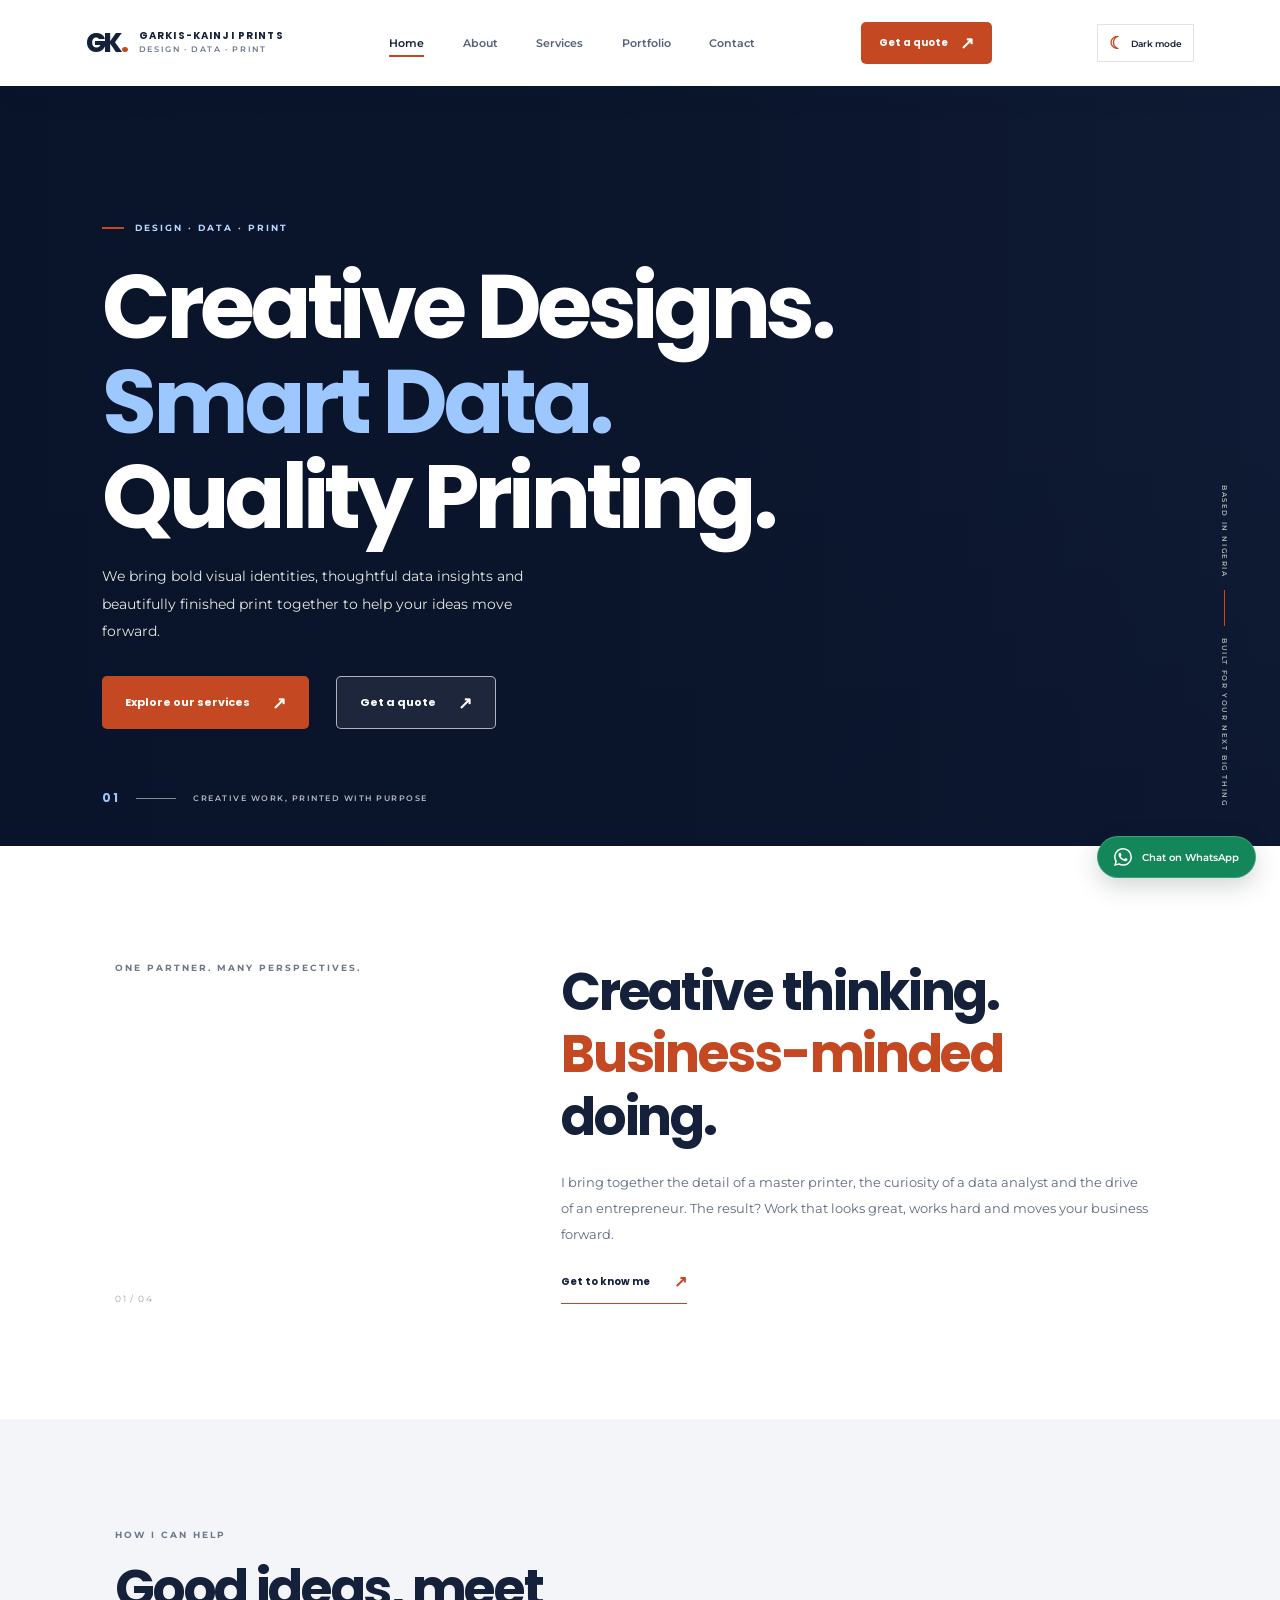
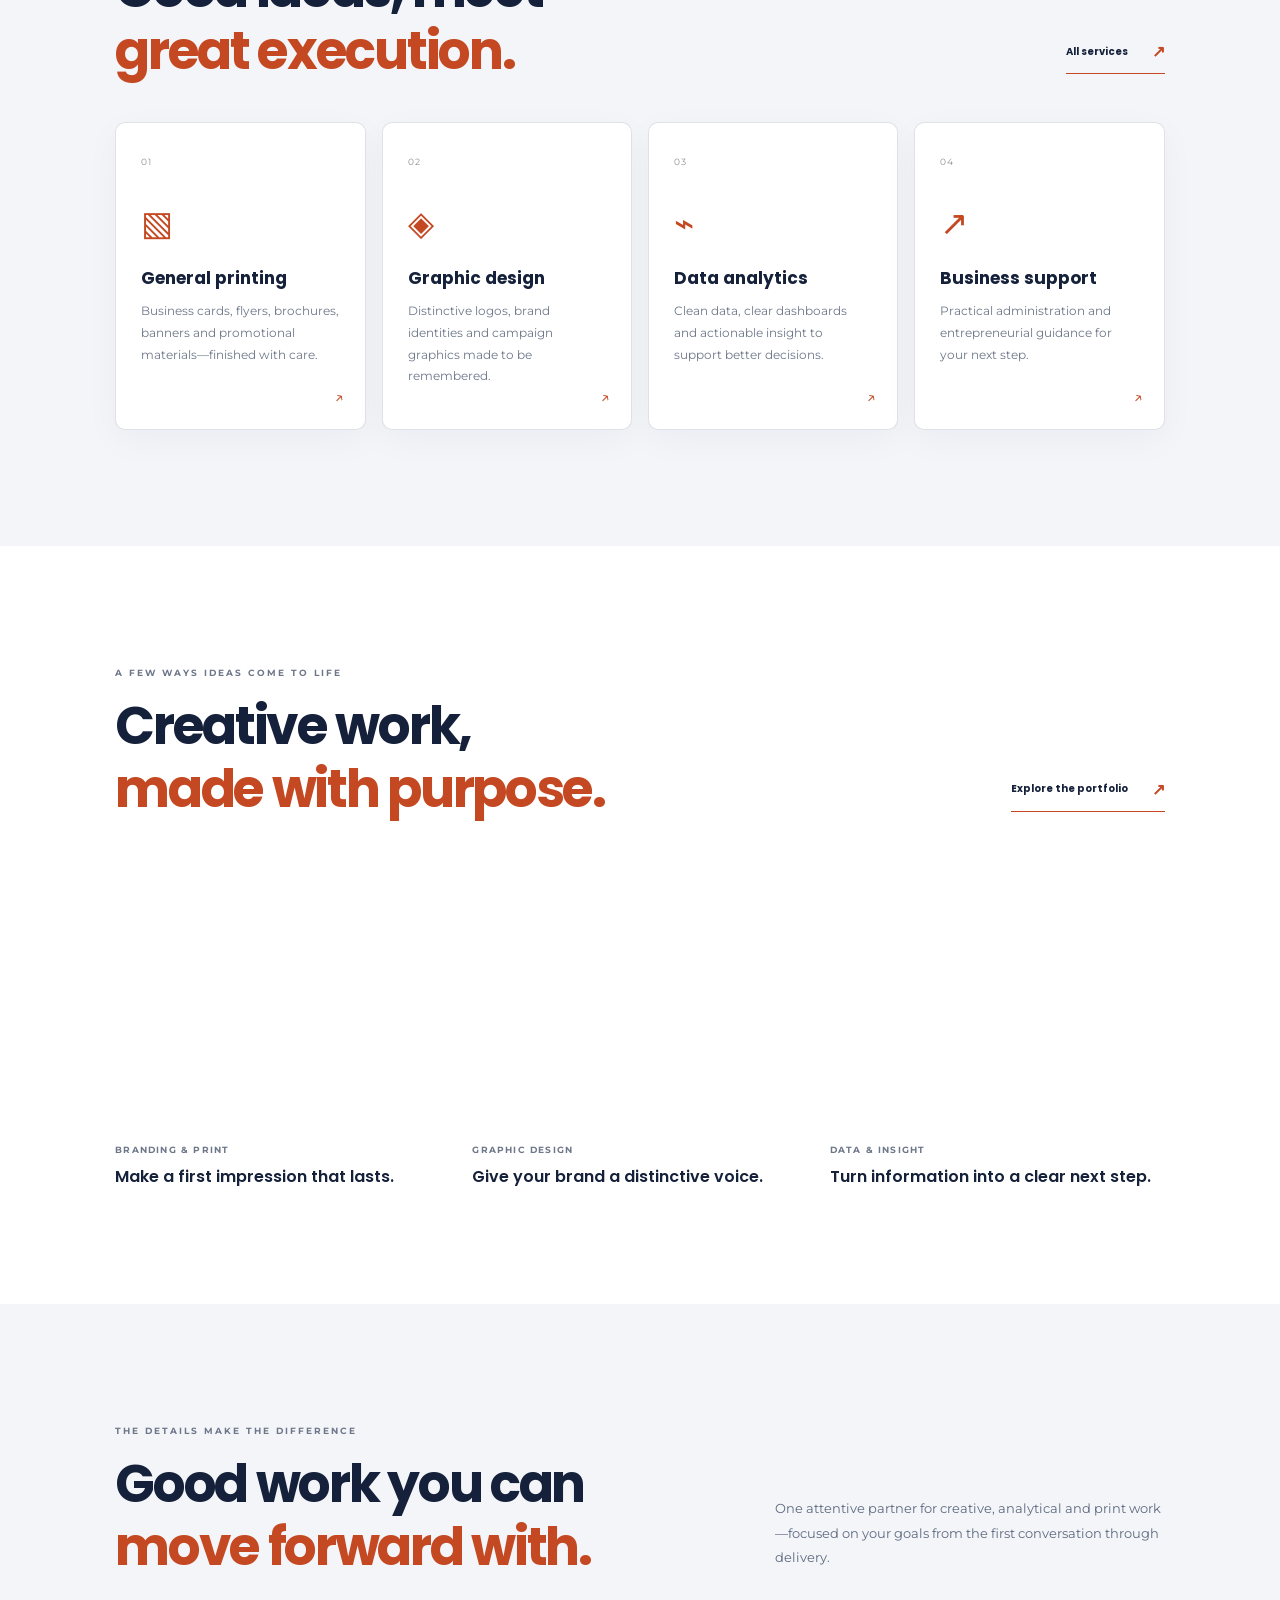
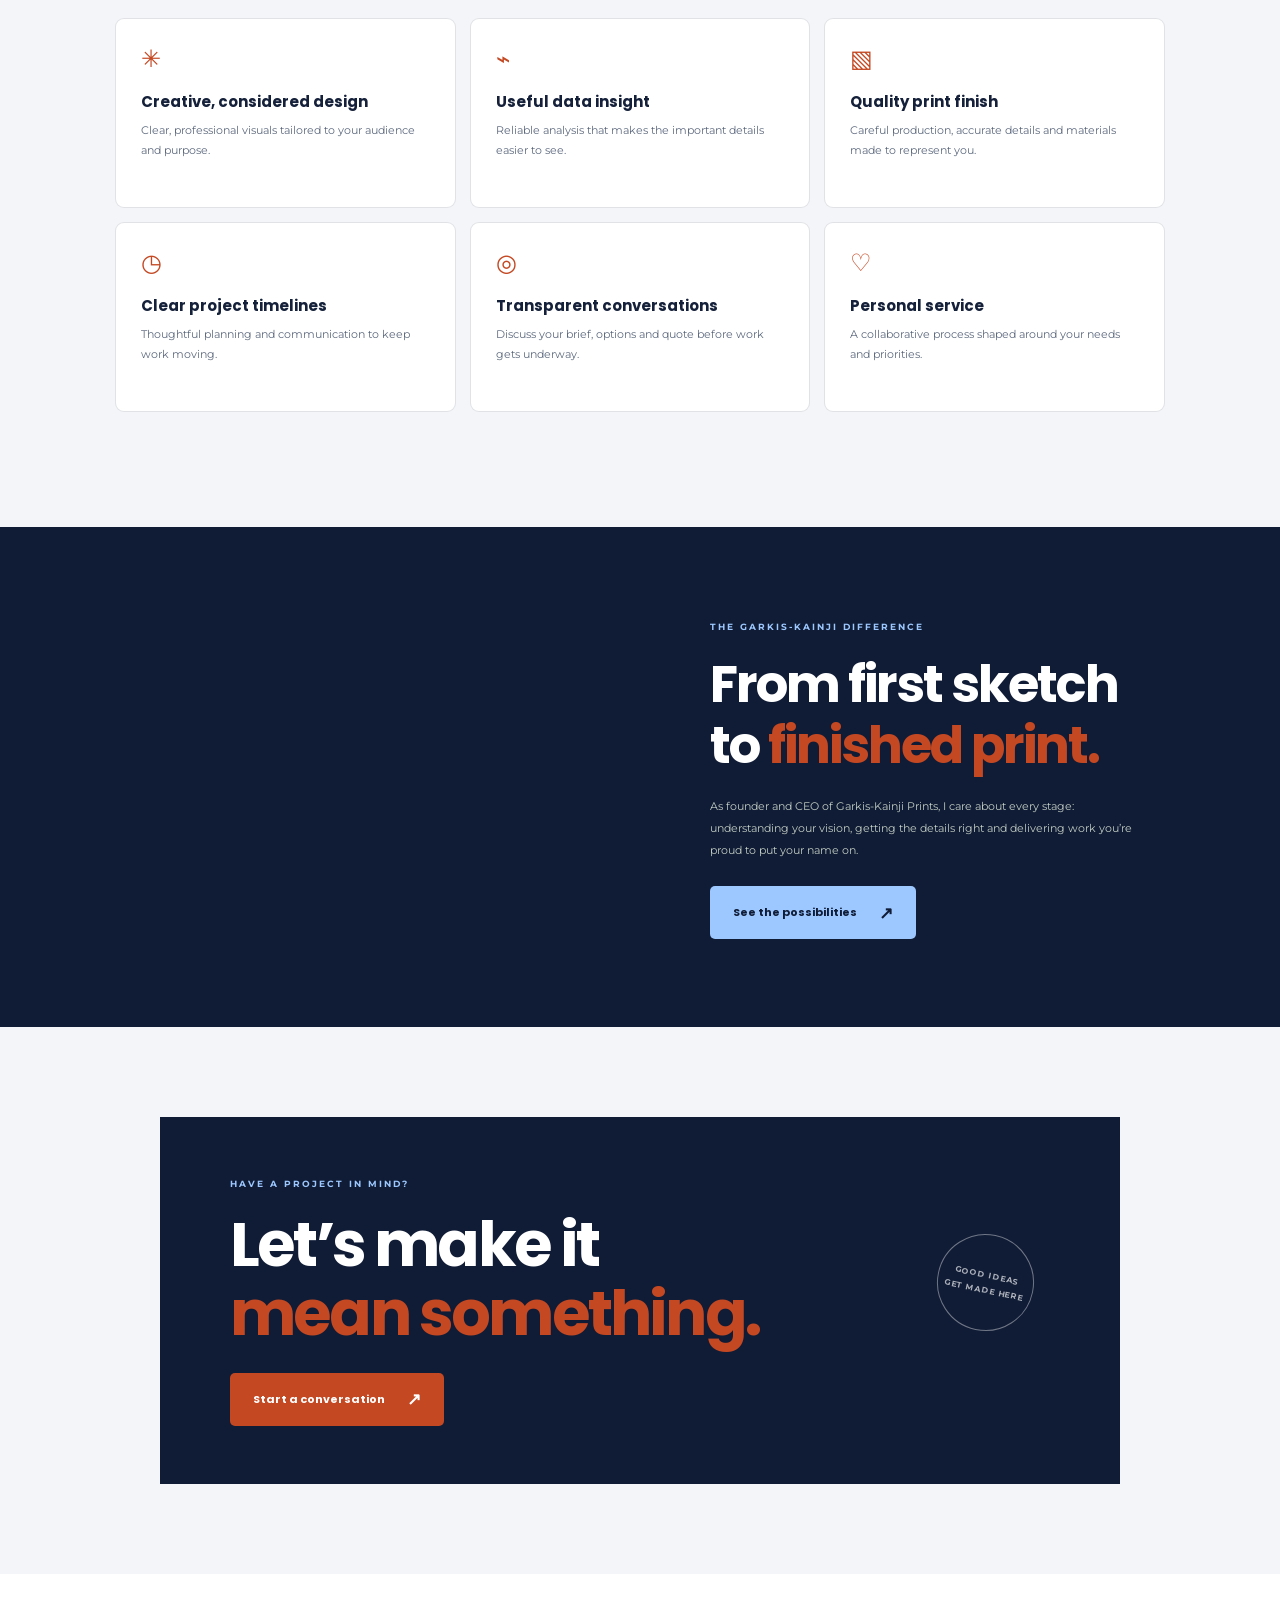
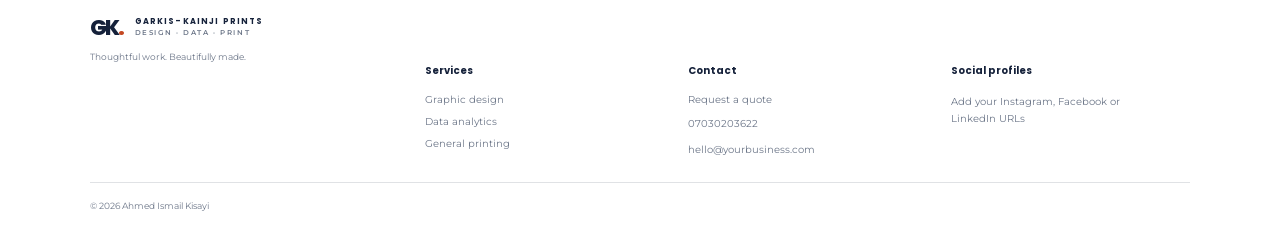
<file: index.html>
<!doctype html>
<html lang="en">
<head>
  <meta charset="utf-8">
  <meta name="viewport" content="width=device-width, initial-scale=1">
  <meta name="theme-color" content="#101c36">
  <meta name="description" content="Creative design, practical data analytics and quality printing from Garkis-Kainji Prints. Bring your next idea to life with Ahmed Ismail Kisayi.">
  <meta name="keywords" content="graphic design, data analytics, printing, branding, Garkis-Kainji Prints">
  <title>Garkis-Kainji Prints | Design, Data & Printing</title>
  <link rel="preconnect" href="https://fonts.googleapis.com">
  <link rel="preconnect" href="https://fonts.gstatic.com" crossorigin>
  <link href="https://fonts.googleapis.com/css2?family=Montserrat:wght@400;500;600;700;800&family=Poppins:wght@400;500;600;700;800&display=swap" rel="stylesheet">
  <link rel="stylesheet" href="styles.css">
  <script src="script.js" defer></script>
</head>
<body data-page="home">
  <header class="site-header">
    <a class="brand" href="index.html" aria-label="Garkis-Kainji Prints home"><span class="brand-mark">GK<span>.</span></span><span class="brand-name">GARKIS-KAINJI PRINTS<small>DESIGN · DATA · PRINT</small></span></a>
    <button class="menu-toggle" aria-label="Open navigation" aria-expanded="false"><span></span><span></span></button>
    <nav class="main-nav" aria-label="Main navigation">
      <a class="active" href="index.html">Home</a><a href="about.html">About</a><a href="services.html">Services</a><a href="portfolio.html">Portfolio</a><a href="contact.html">Contact</a>
    </nav>
    <button class="button button-small header-cta" data-open-contact>Get a quote <span>↗</span></button>
    <button class="theme-toggle" type="button" aria-label="Switch to dark mode" title="Switch to dark mode"><span class="theme-toggle-icon" aria-hidden="true">☾</span><span class="theme-toggle-label">Dark mode</span></button>
  </header>
  <main>
    <section class="hero">
      <div class="hero-slides" aria-hidden="true">
        <div class="hero-slide is-active" style="background-image:url('https://images.unsplash.com/photo-1504274066651-8d31a536b11a?auto=format&fit=crop&w=2000&q=85')"></div>
        <div class="hero-slide" style="background-image:url('https://images.unsplash.com/photo-1544816155-12df9643f363?auto=format&fit=crop&w=2000&q=85')"></div>
        <div class="hero-slide" style="background-image:url('https://images.unsplash.com/photo-1611532736597-de2d4265fba3?auto=format&fit=crop&w=2000&q=85')"></div>
      </div>
      <div class="hero-shade"></div>
      <div class="hero-content">
        <p class="eyebrow hero-eyebrow"><span></span> DESIGN · DATA · PRINT</p>
        <h1>Creative Designs.<br><em>Smart Data.</em><br>Quality Printing.</h1>
        <p class="hero-copy">We bring bold visual identities, thoughtful data insights and beautifully finished print together to help your ideas move forward.</p>
        <div class="hero-actions"><a class="button" href="services.html">Explore our services <span>↗</span></a><button class="button button-outline" data-open-contact>Get a quote <span>↗</span></button></div>
        <div class="hero-index"><span class="slide-count">01</span><span class="slide-rule"></span><span>CREATIVE WORK, PRINTED WITH PURPOSE</span></div>
      </div>
      <div class="hero-aside"><span>BASED IN NIGERIA</span><span class="aside-line"></span><span>BUILT FOR YOUR NEXT BIG THING</span></div>
    </section>
    <section class="intro section-pad">
      <div class="intro-label reveal"><span class="eyebrow">ONE PARTNER. MANY PERSPECTIVES.</span><span class="section-number">01 / 04</span></div>
      <div class="intro-main reveal"><h2>Creative thinking.<br><em>Business-minded</em> doing.</h2><p>I bring together the detail of a master printer, the curiosity of a data analyst and the drive of an entrepreneur. The result? Work that looks great, works hard and moves your business forward.</p><a class="inline-link" href="about.html">Get to know me <span>↗</span></a></div>
    </section>
    <section class="services-preview section-pad">
      <div class="section-heading reveal"><div><span class="eyebrow">HOW I CAN HELP</span><h2>Good ideas, meet<br><em>great execution.</em></h2></div><a class="inline-link" href="services.html">All services <span>↗</span></a></div>
      <div class="service-grid">
        <a class="service-card reveal" href="services.html#printing"><span class="service-no">01</span><span class="service-icon" aria-hidden="true">▧</span><h3>General printing</h3><p>Business cards, flyers, brochures, banners and promotional materials—finished with care.</p><span class="card-arrow">↗</span></a>
        <a class="service-card reveal" href="services.html#design"><span class="service-no">02</span><span class="service-icon" aria-hidden="true">◈</span><h3>Graphic design</h3><p>Distinctive logos, brand identities and campaign graphics made to be remembered.</p><span class="card-arrow">↗</span></a>
        <a class="service-card reveal" href="services.html#data"><span class="service-no">03</span><span class="service-icon" aria-hidden="true">⌁</span><h3>Data analytics</h3><p>Clean data, clear dashboards and actionable insight to support better decisions.</p><span class="card-arrow">↗</span></a>
        <a class="service-card reveal" href="services.html#business"><span class="service-no">04</span><span class="service-icon">↗</span><h3>Business support</h3><p>Practical administration and entrepreneurial guidance for your next step.</p><span class="card-arrow">↗</span></a>
      </div>
    </section>
    <section class="home-portfolio section-pad">
      <div class="section-heading reveal"><div><span class="eyebrow">A FEW WAYS IDEAS COME TO LIFE</span><h2>Creative work,<br><em>made with purpose.</em></h2></div><a class="inline-link" href="portfolio.html">Explore the portfolio <span>↗</span></a></div>
      <div class="home-work-grid">
        <a class="home-work-card reveal" href="portfolio.html"><span class="home-work-image work-one" role="img" aria-label="Colorful graphic design and printed materials"></span><span class="home-work-label">BRANDING & PRINT</span><strong>Make a first impression that lasts.</strong></a>
        <a class="home-work-card reveal" href="portfolio.html"><span class="home-work-image work-three" role="img" aria-label="Creative visual identity and design project"></span><span class="home-work-label">GRAPHIC DESIGN</span><strong>Give your brand a distinctive voice.</strong></a>
        <a class="home-work-card reveal" href="portfolio.html"><span class="home-work-image data-work" role="img" aria-label="Analytics dashboard with business data visualizations"></span><span class="home-work-label">DATA & INSIGHT</span><strong>Turn information into a clear next step.</strong></a>
      </div>
    </section>
    <section class="why-choose section-pad">
      <div class="section-heading reveal"><div><span class="eyebrow">THE DETAILS MAKE THE DIFFERENCE</span><h2>Good work you can<br><em>move forward with.</em></h2></div><p>One attentive partner for creative, analytical and print work—focused on your goals from the first conversation through delivery.</p></div>
      <div class="benefit-grid">
        <article class="benefit-card reveal"><span aria-hidden="true">✳</span><h3>Creative, considered design</h3><p>Clear, professional visuals tailored to your audience and purpose.</p></article>
        <article class="benefit-card reveal"><span aria-hidden="true">⌁</span><h3>Useful data insight</h3><p>Reliable analysis that makes the important details easier to see.</p></article>
        <article class="benefit-card reveal"><span aria-hidden="true">▧</span><h3>Quality print finish</h3><p>Careful production, accurate details and materials made to represent you.</p></article>
        <article class="benefit-card reveal"><span aria-hidden="true">◷</span><h3>Clear project timelines</h3><p>Thoughtful planning and communication to keep work moving.</p></article>
        <article class="benefit-card reveal"><span aria-hidden="true">◎</span><h3>Transparent conversations</h3><p>Discuss your brief, options and quote before work gets underway.</p></article>
        <article class="benefit-card reveal"><span aria-hidden="true">♡</span><h3>Personal service</h3><p>A collaborative process shaped around your needs and priorities.</p></article>
      </div>
    </section>
    <section class="feature-band">
      <div class="feature-photo" role="img" aria-label="Creative workspace with printed materials"></div>
      <div class="feature-copy reveal"><span class="eyebrow">THE GARKIS-KAINJI DIFFERENCE</span><h2>From first sketch<br>to <em>finished print.</em></h2><p>As founder and CEO of Garkis-Kainji Prints, I care about every stage: understanding your vision, getting the details right and delivering work you’re proud to put your name on.</p><a class="button button-light" href="portfolio.html">See the possibilities <span>↗</span></a></div>
    </section>
    <section class="closing-cta section-pad">
      <div class="closing-inner reveal"><span class="eyebrow">HAVE A PROJECT IN MIND?</span><h2>Let’s make it<br><em>mean something.</em></h2><button class="button" data-open-contact>Start a conversation <span>↗</span></button><span class="closing-stamp">GOOD IDEAS<br>GET MADE HERE</span></div>
    </section>
  </main>
  <footer class="site-footer"><a class="brand footer-brand" href="index.html"><span class="brand-mark">GK<span>.</span></span><span class="brand-name">GARKIS-KAINJI PRINTS<small>DESIGN · DATA · PRINT</small></span></a><p>Thoughtful work. Beautifully made.</p><nav class="footer-services" aria-label="Footer services"><strong>Services</strong><a href="services.html#design">Graphic design</a><a href="services.html#data">Data analytics</a><a href="services.html#printing">General printing</a></nav><div class="footer-contact"><strong>Contact</strong><a href="contact.html">Request a quote</a><a data-phone-link href="tel:+2347030203622"><span data-contact-phone>07030203622</span></a><span>hello@yourbusiness.com</span></div><div class="footer-social"><strong>Social profiles</strong><span>Add your Instagram, Facebook or LinkedIn URLs</span></div><span>© <span data-year></span> Ahmed Ismail Kisayi</span></footer>
  <a class="whatsapp-float" href="https://wa.me/2347030203622" target="_blank" rel="noopener noreferrer" aria-label="Chat with Garkis-Kainji Prints on WhatsApp"><span class="whatsapp-icon" aria-hidden="true"><svg viewBox="0 0 32 32" focusable="false"><path d="M16 3.2A12.5 12.5 0 0 0 5.2 22L3.5 28.5l6.7-1.7A12.7 12.7 0 1 0 16 3.2Zm0 22.5a10 10 0 0 1-5.1-1.4l-.4-.2-3.9 1 1-3.8-.3-.4A10 10 0 1 1 16 25.7Zm5.5-7.4c-.3-.2-1.9-.9-2.2-1s-.5-.2-.7.2-.8 1-1 1.2-.4.2-.7 0a8.4 8.4 0 0 1-2.6-1.6 9.5 9.5 0 0 1-1.8-2.2c-.2-.3 0-.5.2-.7l.5-.5c.2-.2.2-.4.3-.6.1-.2 0-.4 0-.6s-.7-1.7-1-2.3c-.2-.6-.5-.5-.7-.5h-.6c-.2 0-.6.1-.9.4s-1.2 1.2-1.2 2.8 1.2 3.2 1.4 3.4c.2.2 2.4 3.7 5.8 5.1.8.4 1.5.6 2 .7.9.3 1.7.2 2.3.1.7-.1 1.9-.8 2.2-1.5.3-.8.3-1.4.2-1.5s-.2-.2-.5-.4Z"/></svg></span><span>Chat on WhatsApp</span></a>
  <div class="contact-modal" role="dialog" aria-modal="true" aria-labelledby="modal-title" aria-hidden="true"><div class="modal-backdrop" data-close-contact></div><div class="modal-card"><button class="modal-close" aria-label="Close contact form" data-close-contact>×</button><span class="eyebrow">LET’S TALK ABOUT IT</span><h2 id="modal-title">What are you<br><em>bringing to life?</em></h2><p>Tell me a little about your project and I’ll get back to you.</p><form class="contact-form"><label>Your name<input name="name" autocomplete="name" required placeholder="Name"></label><label>Email address<input type="email" name="email" autocomplete="email" required placeholder="you@example.com"></label><label>Phone number<input type="tel" name="phone" autocomplete="tel" inputmode="tel" pattern="[0-9+ .\x2d]{7,20}" title="Enter a valid phone number" required placeholder="+234 000 000 0000"></label><label>Service required<select name="service" required><option value="" disabled selected>Choose a service</option><option>Graphic design</option><option>Data analytics</option><option>General printing</option><option>Business administration</option><option>Something else</option></select></label><label>Project description<textarea name="message" rows="3" required placeholder="Tell us a little about your project..."></textarea></label><button class="button" type="submit">Continue in WhatsApp <span>↗</span></button><small class="form-note">Your message opens in WhatsApp so you can review and send it directly.</small></form></div></div>
</body>
</html>
</file>
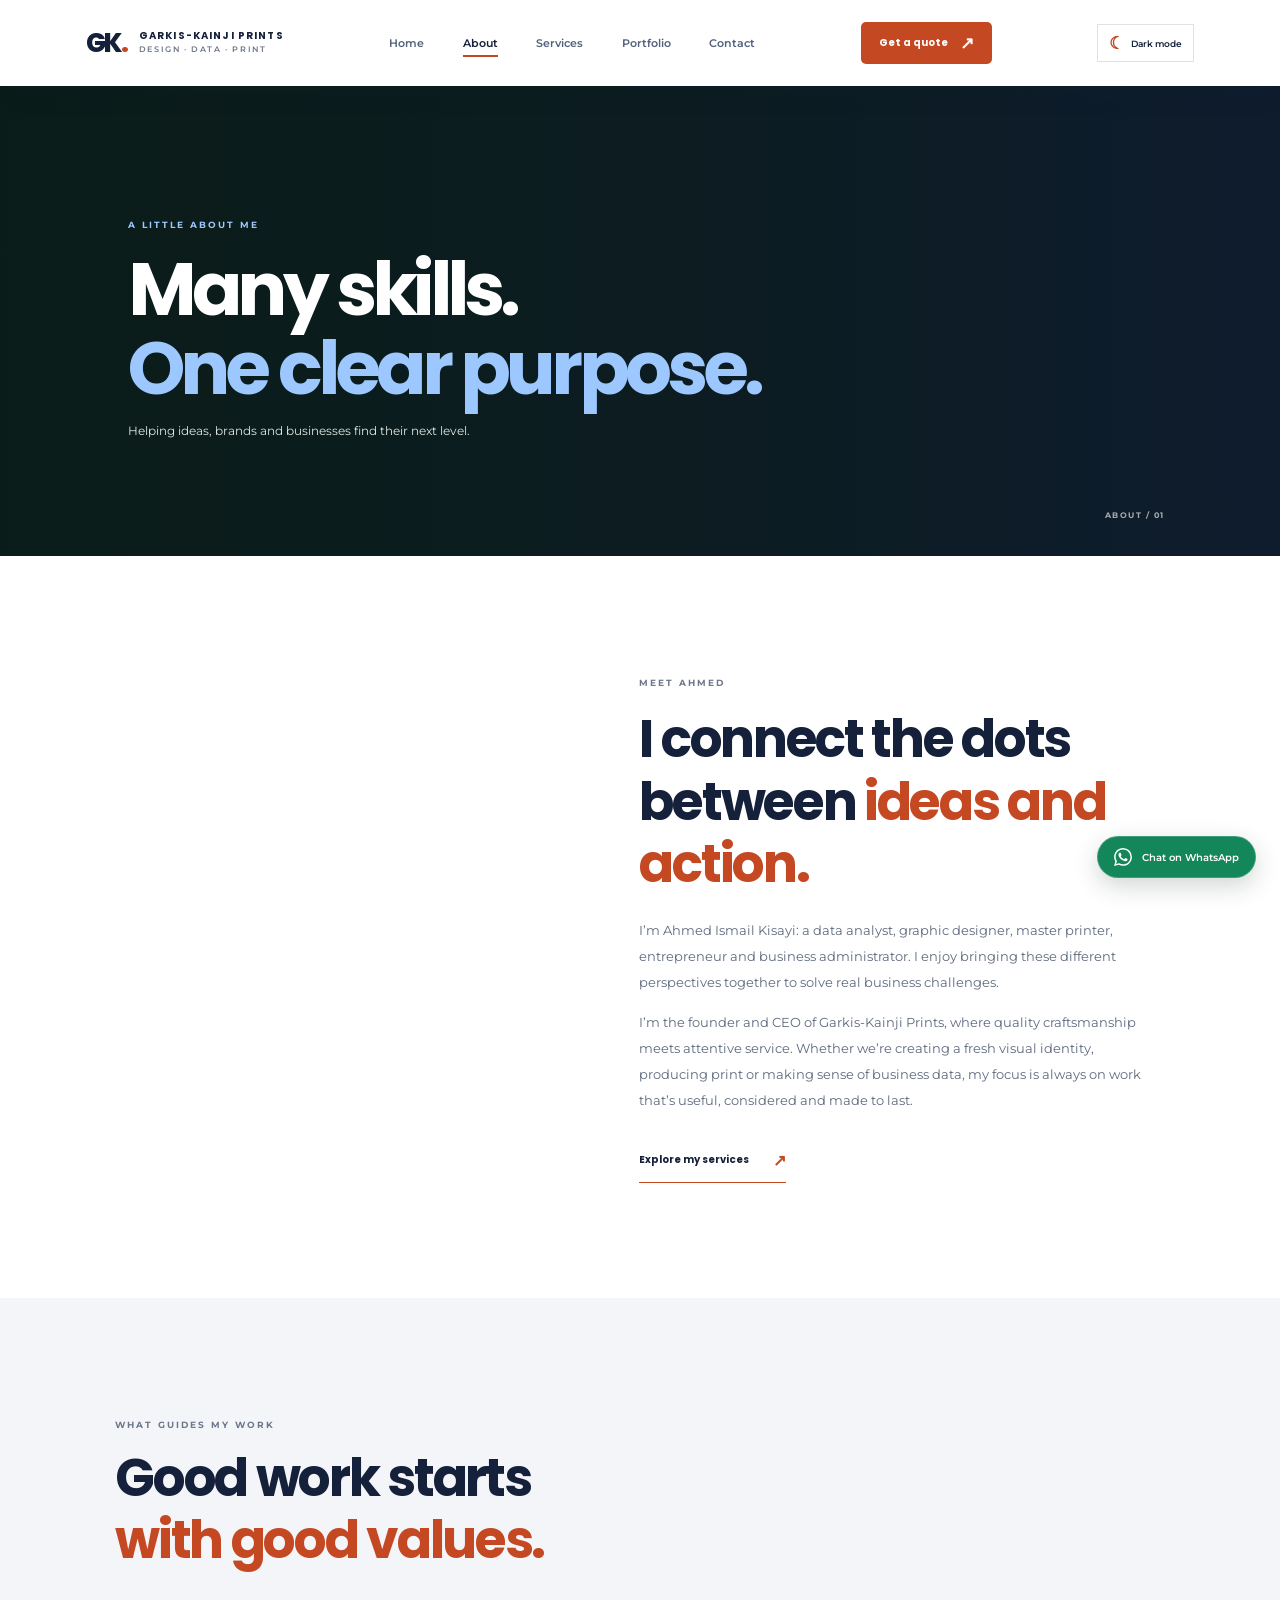
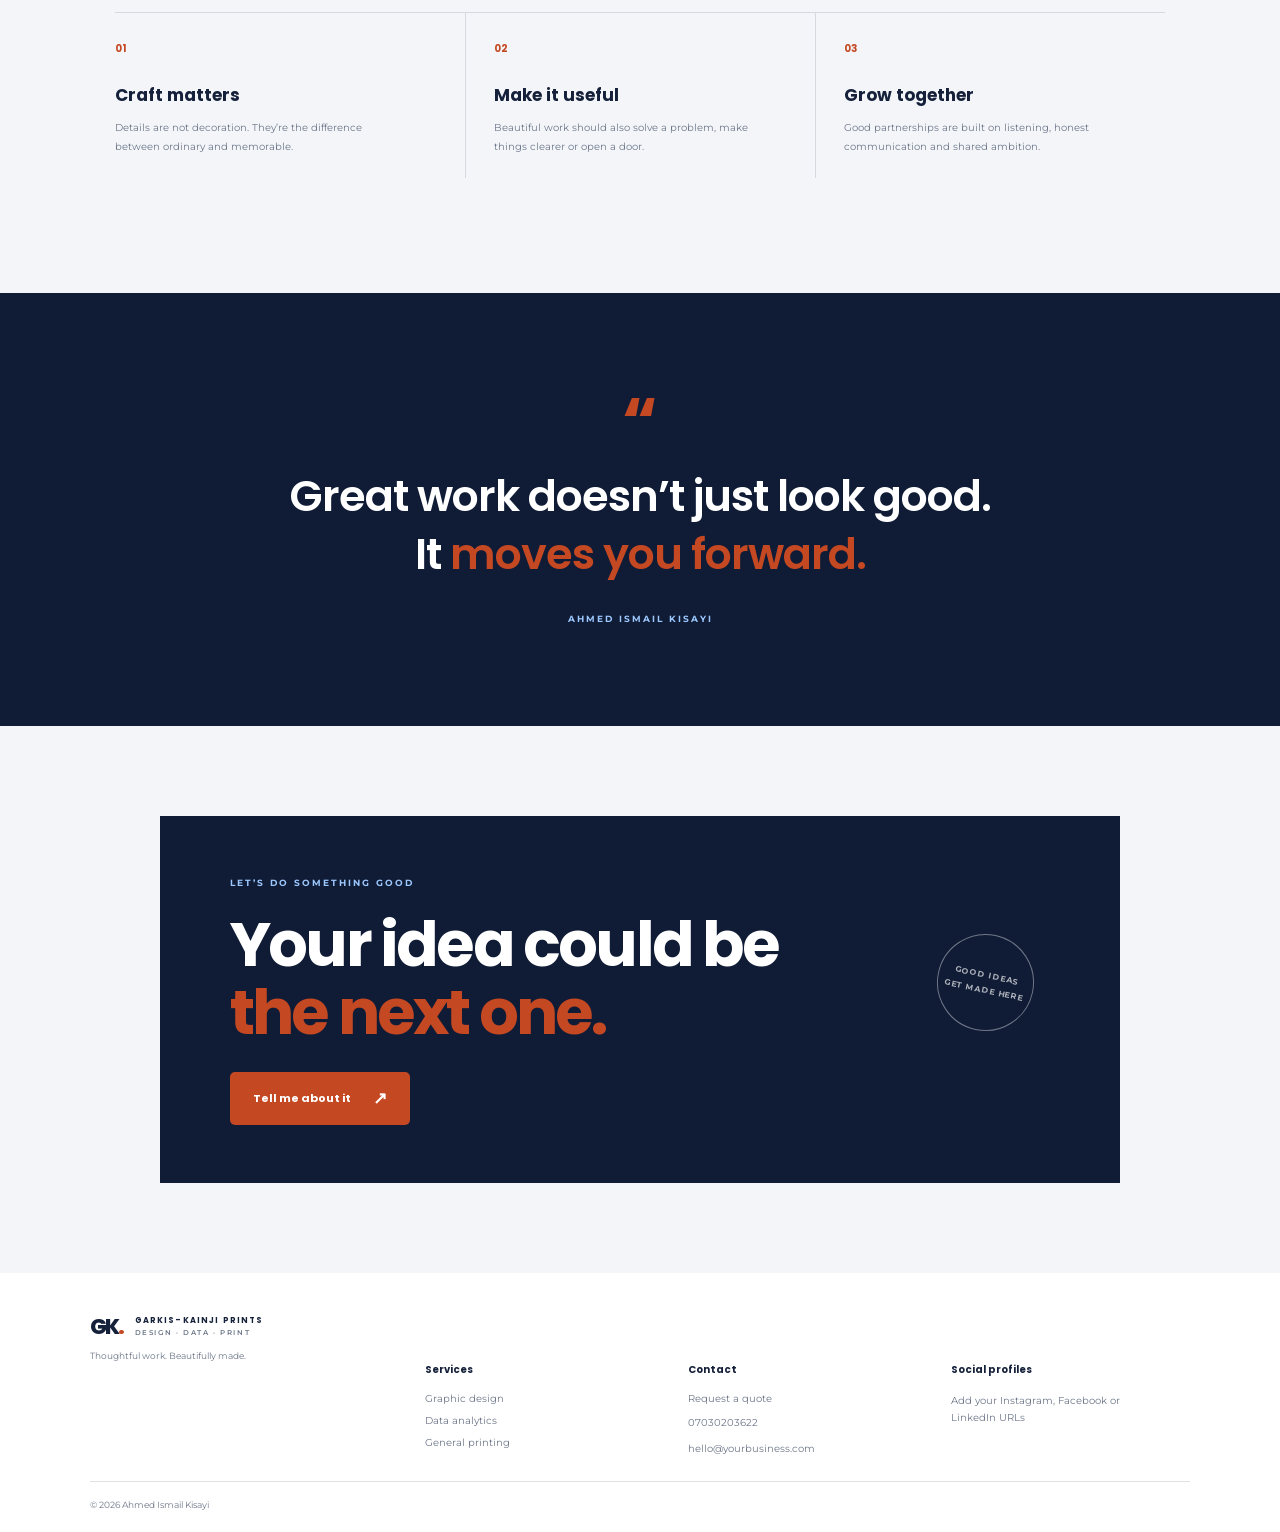
<file: about.html>
<!doctype html>
<html lang="en">
<head>
  <meta charset="utf-8"><meta name="viewport" content="width=device-width, initial-scale=1"><meta name="theme-color" content="#101c36">
  <meta name="description" content="Learn about Ahmed Ismail Kisayi, founder of Garkis-Kainji Prints and a data analyst, designer, master printer and entrepreneur.">
  <title>About Ahmed | Ahmed Ismail Kisayi</title>
  <link rel="preconnect" href="https://fonts.googleapis.com"><link rel="preconnect" href="https://fonts.gstatic.com" crossorigin><link href="https://fonts.googleapis.com/css2?family=Montserrat:wght@400;500;600;700;800&family=Poppins:wght@400;500;600;700;800&display=swap" rel="stylesheet"><link rel="stylesheet" href="styles.css"><script src="script.js" defer></script>
</head>
<body data-page="about">
  <header class="site-header"><a class="brand" href="index.html"><span class="brand-mark">GK<span>.</span></span><span class="brand-name">GARKIS-KAINJI PRINTS<small>DESIGN · DATA · PRINT</small></span></a><button class="menu-toggle" aria-label="Open navigation" aria-expanded="false"><span></span><span></span></button><nav class="main-nav" aria-label="Main navigation"><a href="index.html">Home</a><a class="active" href="about.html">About</a><a href="services.html">Services</a><a href="portfolio.html">Portfolio</a><a href="contact.html">Contact</a></nav><button class="button button-small header-cta" data-open-contact>Get a quote <span>↗</span></button><button class="theme-toggle" type="button" aria-label="Switch to dark mode" title="Switch to dark mode"><span class="theme-toggle-icon" aria-hidden="true">☾</span><span class="theme-toggle-label">Dark mode</span></button></header>
  <main>
    <section class="page-hero about-hero"><div class="page-hero-content"><span class="eyebrow">A LITTLE ABOUT ME</span><h1>Many skills.<br><em>One clear purpose.</em></h1><p>Helping ideas, brands and businesses find their next level.</p></div><span class="page-hero-index">ABOUT / 01</span></section>
    <section class="about-story section-pad"><div class="about-image reveal" role="img" aria-label="Colorful printed design details"></div><div class="about-copy reveal"><span class="eyebrow">MEET AHMED</span><h2>I connect the dots<br>between <em>ideas and action.</em></h2><p>I’m Ahmed Ismail Kisayi: a data analyst, graphic designer, master printer, entrepreneur and business administrator. I enjoy bringing these different perspectives together to solve real business challenges.</p><p>I’m the founder and CEO of Garkis-Kainji Prints, where quality craftsmanship meets attentive service. Whether we’re creating a fresh visual identity, producing print or making sense of business data, my focus is always on work that’s useful, considered and made to last.</p><a class="inline-link" href="services.html">Explore my services <span>↗</span></a></div></section>
    <section class="values-section section-pad"><div class="section-heading reveal"><div><span class="eyebrow">WHAT GUIDES MY WORK</span><h2>Good work starts<br><em>with good values.</em></h2></div></div><div class="values-grid"><article class="value-card reveal"><span>01</span><h3>Craft matters</h3><p>Details are not decoration. They’re the difference between ordinary and memorable.</p></article><article class="value-card reveal"><span>02</span><h3>Make it useful</h3><p>Beautiful work should also solve a problem, make things clearer or open a door.</p></article><article class="value-card reveal"><span>03</span><h3>Grow together</h3><p>Good partnerships are built on listening, honest communication and shared ambition.</p></article></div></section>
    <section class="about-quote"><span class="quote-mark">“</span><blockquote>Great work doesn’t just look good.<br>It <em>moves you forward.</em></blockquote><span class="eyebrow">AHMED ISMAIL KISAYI</span></section>
    <section class="closing-cta section-pad"><div class="closing-inner reveal"><span class="eyebrow">LET’S DO SOMETHING GOOD</span><h2>Your idea could be<br><em>the next one.</em></h2><button class="button" data-open-contact>Tell me about it <span>↗</span></button><span class="closing-stamp">GOOD IDEAS<br>GET MADE HERE</span></div></section>
  </main>
  <footer class="site-footer"><a class="brand footer-brand" href="index.html"><span class="brand-mark">GK<span>.</span></span><span class="brand-name">GARKIS-KAINJI PRINTS<small>DESIGN · DATA · PRINT</small></span></a><p>Thoughtful work. Beautifully made.</p><nav class="footer-services" aria-label="Footer services"><strong>Services</strong><a href="services.html#design">Graphic design</a><a href="services.html#data">Data analytics</a><a href="services.html#printing">General printing</a></nav><div class="footer-contact"><strong>Contact</strong><a href="contact.html">Request a quote</a><a data-phone-link href="tel:+2347030203622"><span data-contact-phone>07030203622</span></a><span>hello@yourbusiness.com</span></div><div class="footer-social"><strong>Social profiles</strong><span>Add your Instagram, Facebook or LinkedIn URLs</span></div><span>© <span data-year></span> Ahmed Ismail Kisayi</span></footer><a class="whatsapp-float" href="https://wa.me/2347030203622" target="_blank" rel="noopener noreferrer" aria-label="Chat with Ahmed on WhatsApp at 07030203622"><span class="whatsapp-icon" aria-hidden="true"><svg viewBox="0 0 32 32" focusable="false"><path d="M16 3.2A12.5 12.5 0 0 0 5.2 22L3.5 28.5l6.7-1.7A12.7 12.7 0 1 0 16 3.2Zm0 22.5a10 10 0 0 1-5.1-1.4l-.4-.2-3.9 1 1-3.8-.3-.4A10 10 0 1 1 16 25.7Zm5.5-7.4c-.3-.2-1.9-.9-2.2-1s-.5-.2-.7.2-.8 1-1 1.2-.4.2-.7 0a8.4 8.4 0 0 1-2.6-1.6 9.5 9.5 0 0 1-1.8-2.2c-.2-.3 0-.5.2-.7l.5-.5c.2-.2.2-.4.3-.6.1-.2 0-.4 0-.6s-.7-1.7-1-2.3c-.2-.6-.5-.5-.7-.5h-.6c-.2 0-.6.1-.9.4s-1.2 1.2-1.2 2.8 1.2 3.2 1.4 3.4c.2.2 2.4 3.7 5.8 5.1.8.4 1.5.6 2 .7.9.3 1.7.2 2.3.1.7-.1 1.9-.8 2.2-1.5.3-.8.3-1.4.2-1.5s-.2-.2-.5-.4Z"/></svg></span><span>Chat on WhatsApp</span></a>
  <div class="contact-modal" role="dialog" aria-modal="true" aria-labelledby="modal-title" aria-hidden="true"><div class="modal-backdrop" data-close-contact></div><div class="modal-card"><button class="modal-close" aria-label="Close contact form" data-close-contact>×</button><span class="eyebrow">LET’S TALK ABOUT IT</span><h2 id="modal-title">What are you<br><em>bringing to life?</em></h2><p>Tell me a little about your project and I’ll get back to you.</p><form class="contact-form"><label>Your name<input name="name" autocomplete="name" required placeholder="Name"></label><label>Email address<input type="email" name="email" autocomplete="email" required placeholder="you@example.com"></label><label>Phone number<input type="tel" name="phone" autocomplete="tel" inputmode="tel" pattern="[0-9+ .\x2d]{7,20}" title="Enter a valid phone number" required placeholder="+234 000 000 0000"></label><label>Service required<select name="service" required><option value="" disabled selected>Choose a service</option><option>Graphic design</option><option>Data analytics</option><option>General printing</option><option>Business administration</option><option>Something else</option></select></label><label>Project description<textarea name="message" rows="3" required placeholder="A print project, design, data question..."></textarea></label><button class="button" type="submit">Send via WhatsApp <span>↗</span></button><small class="form-note">Your message opens in WhatsApp so you can send it directly.</small></form></div></div>
</body></html>
</file>
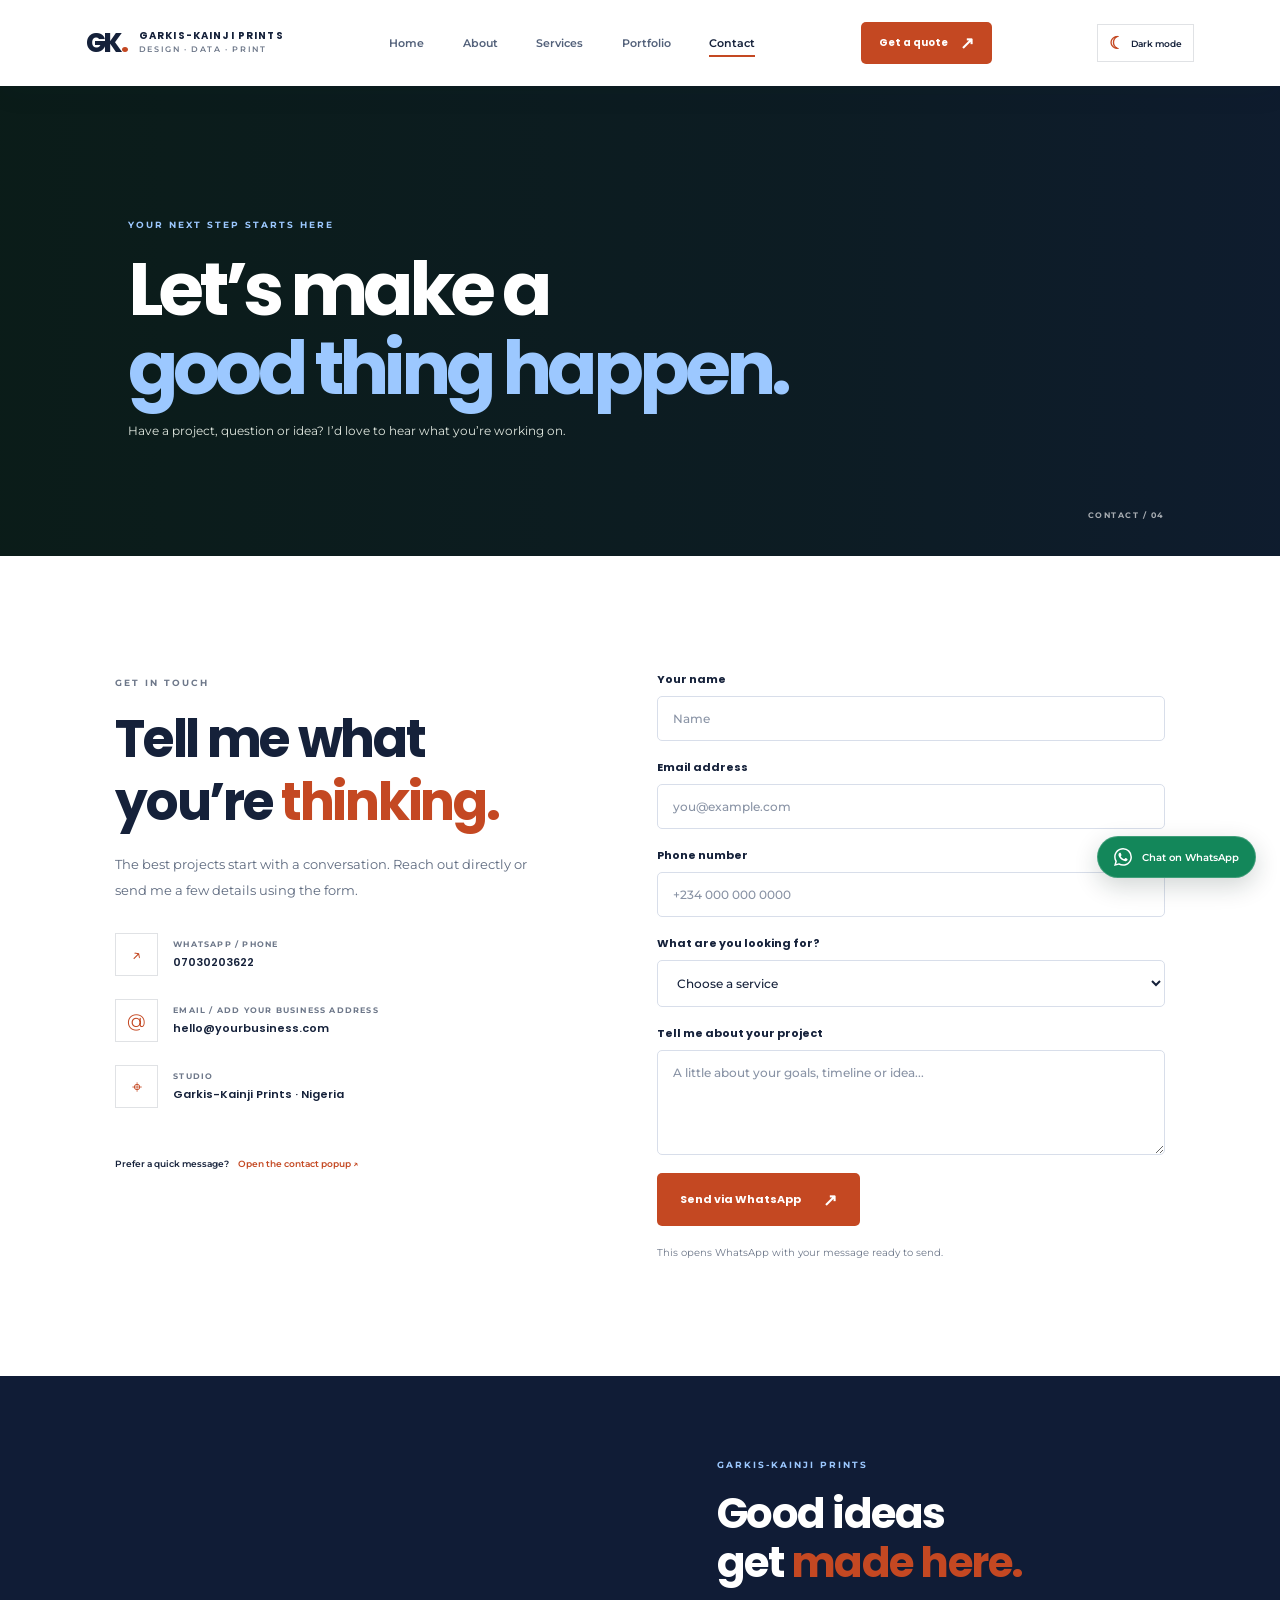
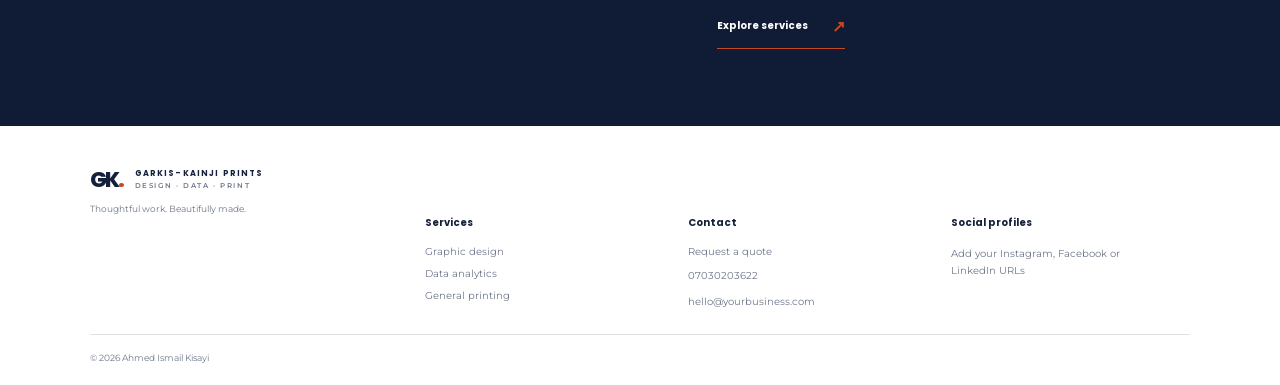
<file: contact.html>
<!doctype html>
<html lang="en">
<head><meta charset="utf-8"><meta name="viewport" content="width=device-width, initial-scale=1"><meta name="theme-color" content="#101c36"><meta name="description" content="Get in touch with Ahmed Ismail Kisayi about printing, design, data analysis and business support."><title>Contact | Ahmed Ismail Kisayi</title><link rel="preconnect" href="https://fonts.googleapis.com"><link rel="preconnect" href="https://fonts.gstatic.com" crossorigin><link href="https://fonts.googleapis.com/css2?family=Montserrat:wght@400;500;600;700;800&family=Poppins:wght@400;500;600;700;800&display=swap" rel="stylesheet"><link rel="stylesheet" href="styles.css"><script src="script.js" defer></script></head>
<body data-page="contact">
  <header class="site-header"><a class="brand" href="index.html"><span class="brand-mark">GK<span>.</span></span><span class="brand-name">GARKIS-KAINJI PRINTS<small>DESIGN · DATA · PRINT</small></span></a><button class="menu-toggle" aria-label="Open navigation" aria-expanded="false"><span></span><span></span></button><nav class="main-nav" aria-label="Main navigation"><a href="index.html">Home</a><a href="about.html">About</a><a href="services.html">Services</a><a href="portfolio.html">Portfolio</a><a class="active" href="contact.html">Contact</a></nav><button class="button button-small header-cta" data-open-contact>Get a quote <span>↗</span></button><button class="theme-toggle" type="button" aria-label="Switch to dark mode" title="Switch to dark mode"><span class="theme-toggle-icon" aria-hidden="true">☾</span><span class="theme-toggle-label">Dark mode</span></button></header>
  <main><section class="page-hero contact-hero"><div class="page-hero-content"><span class="eyebrow">YOUR NEXT STEP STARTS HERE</span><h1>Let’s make a<br><em>good thing happen.</em></h1><p>Have a project, question or idea? I’d love to hear what you’re working on.</p></div><span class="page-hero-index">CONTACT / 04</span></section>
    <section class="contact-layout section-pad"><div class="contact-details reveal"><span class="eyebrow">GET IN TOUCH</span><h2>Tell me what<br>you’re <em>thinking.</em></h2><p>The best projects start with a conversation. Reach out directly or send me a few details using the form.</p><a class="contact-method" href="https://wa.me/2347030203622" target="_blank" rel="noopener noreferrer"><span class="contact-method-icon">↗</span><span><small>WHATSAPP / PHONE</small><strong data-contact-phone>07030203622</strong></span></a><div class="contact-method"><span class="contact-method-icon">@</span><span><small>EMAIL / ADD YOUR BUSINESS ADDRESS</small><strong>hello@yourbusiness.com</strong></span></div><div class="contact-method"><span class="contact-method-icon">⌖</span><span><small>STUDIO</small><strong>Garkis-Kainji Prints · Nigeria</strong></span></div><button class="text-button contact-popup-link" data-open-contact>Prefer a quick message? <span>Open the contact popup ↗</span></button></div>
      <form class="contact-form contact-page-form reveal"><label>Your name<input name="name" autocomplete="name" required placeholder="Name"></label><label>Email address<input type="email" name="email" autocomplete="email" required placeholder="you@example.com"></label><label>Phone number<input type="tel" name="phone" autocomplete="tel" inputmode="tel" pattern="[0-9+ .\x2d]{7,20}" title="Enter a valid phone number" required placeholder="+234 000 000 0000"></label><label>What are you looking for?<select name="service" required><option value="" disabled selected>Choose a service</option><option>General printing</option><option>Graphic design</option><option>Data analytics</option><option>Business administration</option><option>Something else</option></select></label><label>Tell me about your project<textarea name="message" rows="5" required placeholder="A little about your goals, timeline or idea..."></textarea></label><button class="button" type="submit">Send via WhatsApp <span>↗</span></button><small class="form-note">This opens WhatsApp with your message ready to send.</small></form></section>
    <section class="contact-banner"><div class="contact-banner-photo"></div><div><span class="eyebrow">GARKIS-KAINJI PRINTS</span><h2>Good ideas<br>get <em>made here.</em></h2><a class="inline-link" href="services.html">Explore services <span>↗</span></a></div></section></main>
  <footer class="site-footer"><a class="brand footer-brand" href="index.html"><span class="brand-mark">GK<span>.</span></span><span class="brand-name">GARKIS-KAINJI PRINTS<small>DESIGN · DATA · PRINT</small></span></a><p>Thoughtful work. Beautifully made.</p><nav class="footer-services" aria-label="Footer services"><strong>Services</strong><a href="services.html#design">Graphic design</a><a href="services.html#data">Data analytics</a><a href="services.html#printing">General printing</a></nav><div class="footer-contact"><strong>Contact</strong><a href="contact.html">Request a quote</a><a data-phone-link href="tel:+2347030203622"><span data-contact-phone>07030203622</span></a><span>hello@yourbusiness.com</span></div><div class="footer-social"><strong>Social profiles</strong><span>Add your Instagram, Facebook or LinkedIn URLs</span></div><span>© <span data-year></span> Ahmed Ismail Kisayi</span></footer><a class="whatsapp-float" href="https://wa.me/2347030203622" target="_blank" rel="noopener noreferrer" aria-label="Chat with Ahmed on WhatsApp at 07030203622"><span class="whatsapp-icon" aria-hidden="true"><svg viewBox="0 0 32 32" focusable="false"><path d="M16 3.2A12.5 12.5 0 0 0 5.2 22L3.5 28.5l6.7-1.7A12.7 12.7 0 1 0 16 3.2Zm0 22.5a10 10 0 0 1-5.1-1.4l-.4-.2-3.9 1 1-3.8-.3-.4A10 10 0 1 1 16 25.7Zm5.5-7.4c-.3-.2-1.9-.9-2.2-1s-.5-.2-.7.2-.8 1-1 1.2-.4.2-.7 0a8.4 8.4 0 0 1-2.6-1.6 9.5 9.5 0 0 1-1.8-2.2c-.2-.3 0-.5.2-.7l.5-.5c.2-.2.2-.4.3-.6.1-.2 0-.4 0-.6s-.7-1.7-1-2.3c-.2-.6-.5-.5-.7-.5h-.6c-.2 0-.6.1-.9.4s-1.2 1.2-1.2 2.8 1.2 3.2 1.4 3.4c.2.2 2.4 3.7 5.8 5.1.8.4 1.5.6 2 .7.9.3 1.7.2 2.3.1.7-.1 1.9-.8 2.2-1.5.3-.8.3-1.4.2-1.5s-.2-.2-.5-.4Z"/></svg></span><span>Chat on WhatsApp</span></a>
  <div class="contact-modal" role="dialog" aria-modal="true" aria-labelledby="modal-title" aria-hidden="true"><div class="modal-backdrop" data-close-contact></div><div class="modal-card"><button class="modal-close" aria-label="Close contact form" data-close-contact>×</button><span class="eyebrow">LET’S TALK ABOUT IT</span><h2 id="modal-title">What are you<br><em>bringing to life?</em></h2><p>Tell me a little about your project and I’ll get back to you.</p><form class="contact-form"><label>Your name<input name="name" autocomplete="name" required placeholder="Name"></label><label>Email address<input type="email" name="email" autocomplete="email" required placeholder="you@example.com"></label><label>Phone number<input type="tel" name="phone" autocomplete="tel" inputmode="tel" pattern="[0-9+ .\x2d]{7,20}" title="Enter a valid phone number" required placeholder="+234 000 000 0000"></label><label>Service required<select name="service" required><option value="" disabled selected>Choose a service</option><option>Graphic design</option><option>Data analytics</option><option>General printing</option><option>Business administration</option><option>Something else</option></select></label><label>Project description<textarea name="message" rows="3" required placeholder="A print project, design, data question..."></textarea></label><button class="button" type="submit">Send via WhatsApp <span>↗</span></button><small class="form-note">Your message opens in WhatsApp so you can send it directly.</small></form></div></div>
</body></html>
</file>
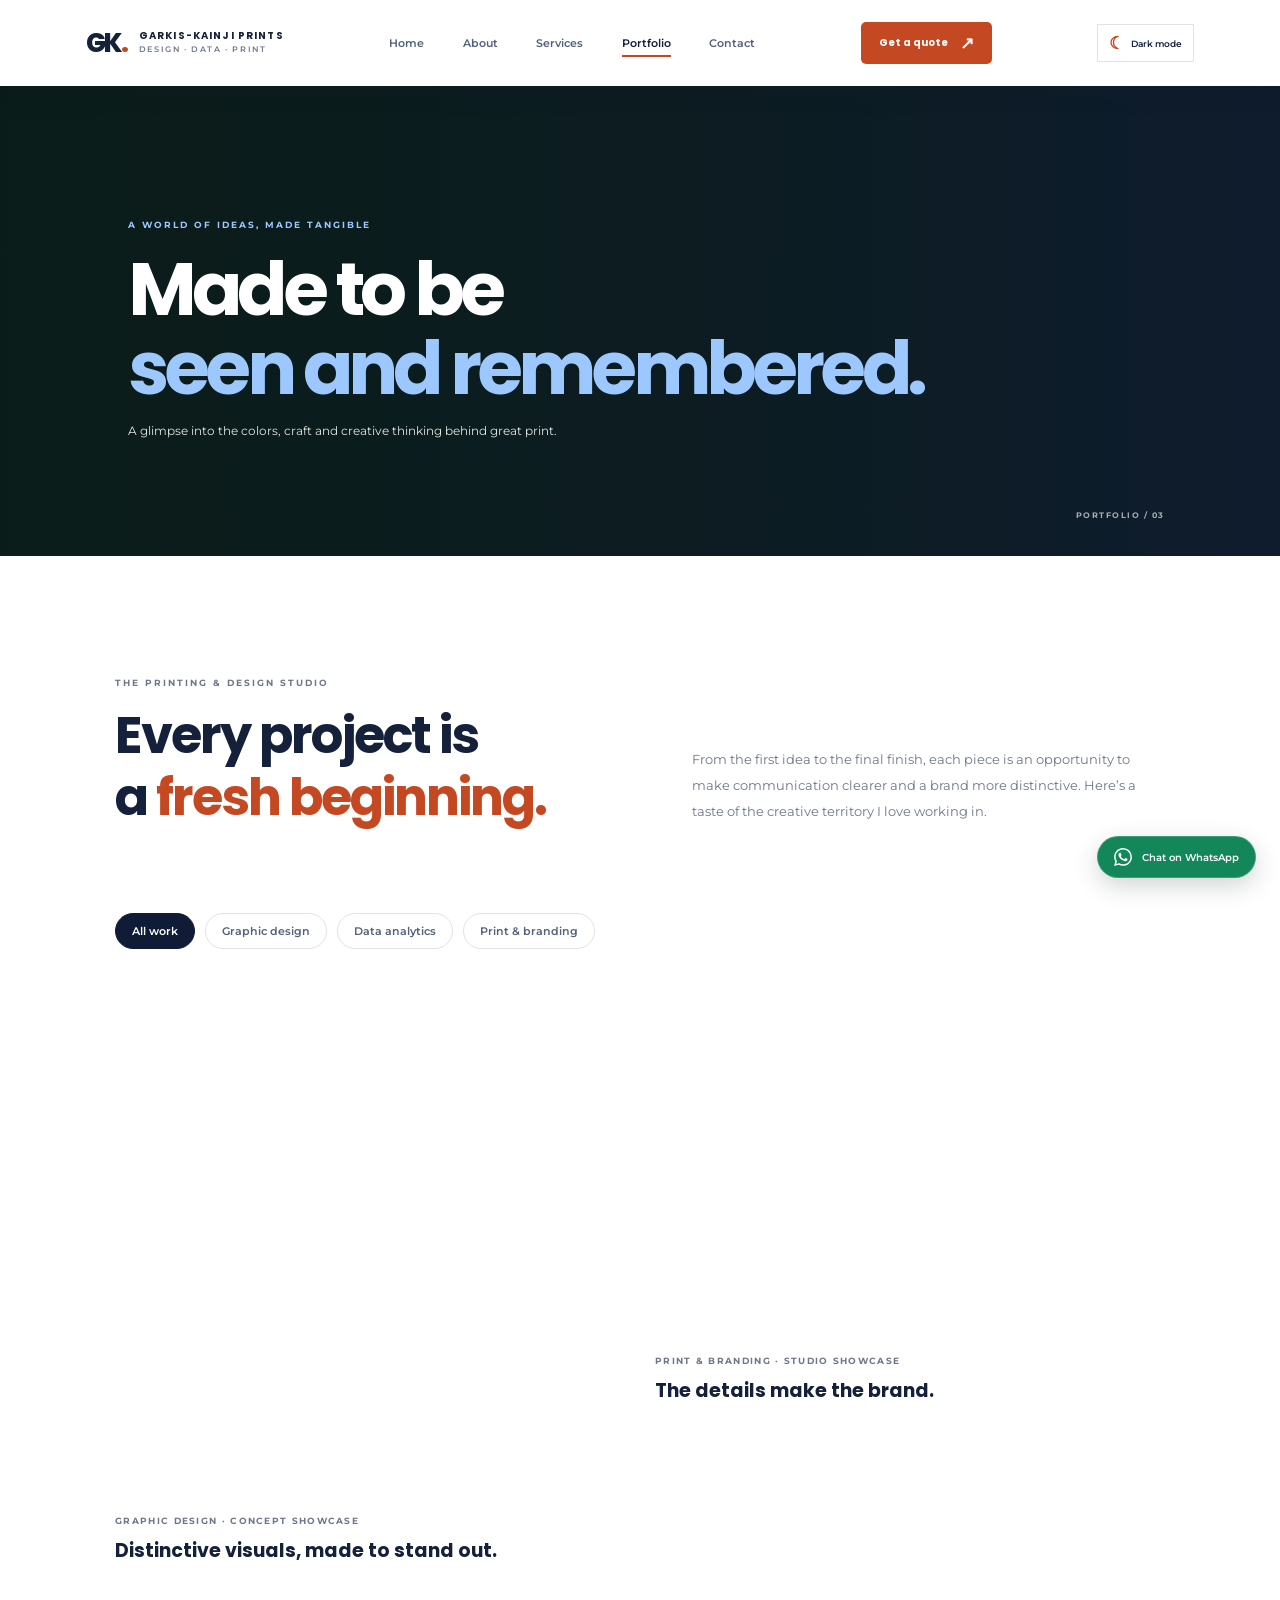
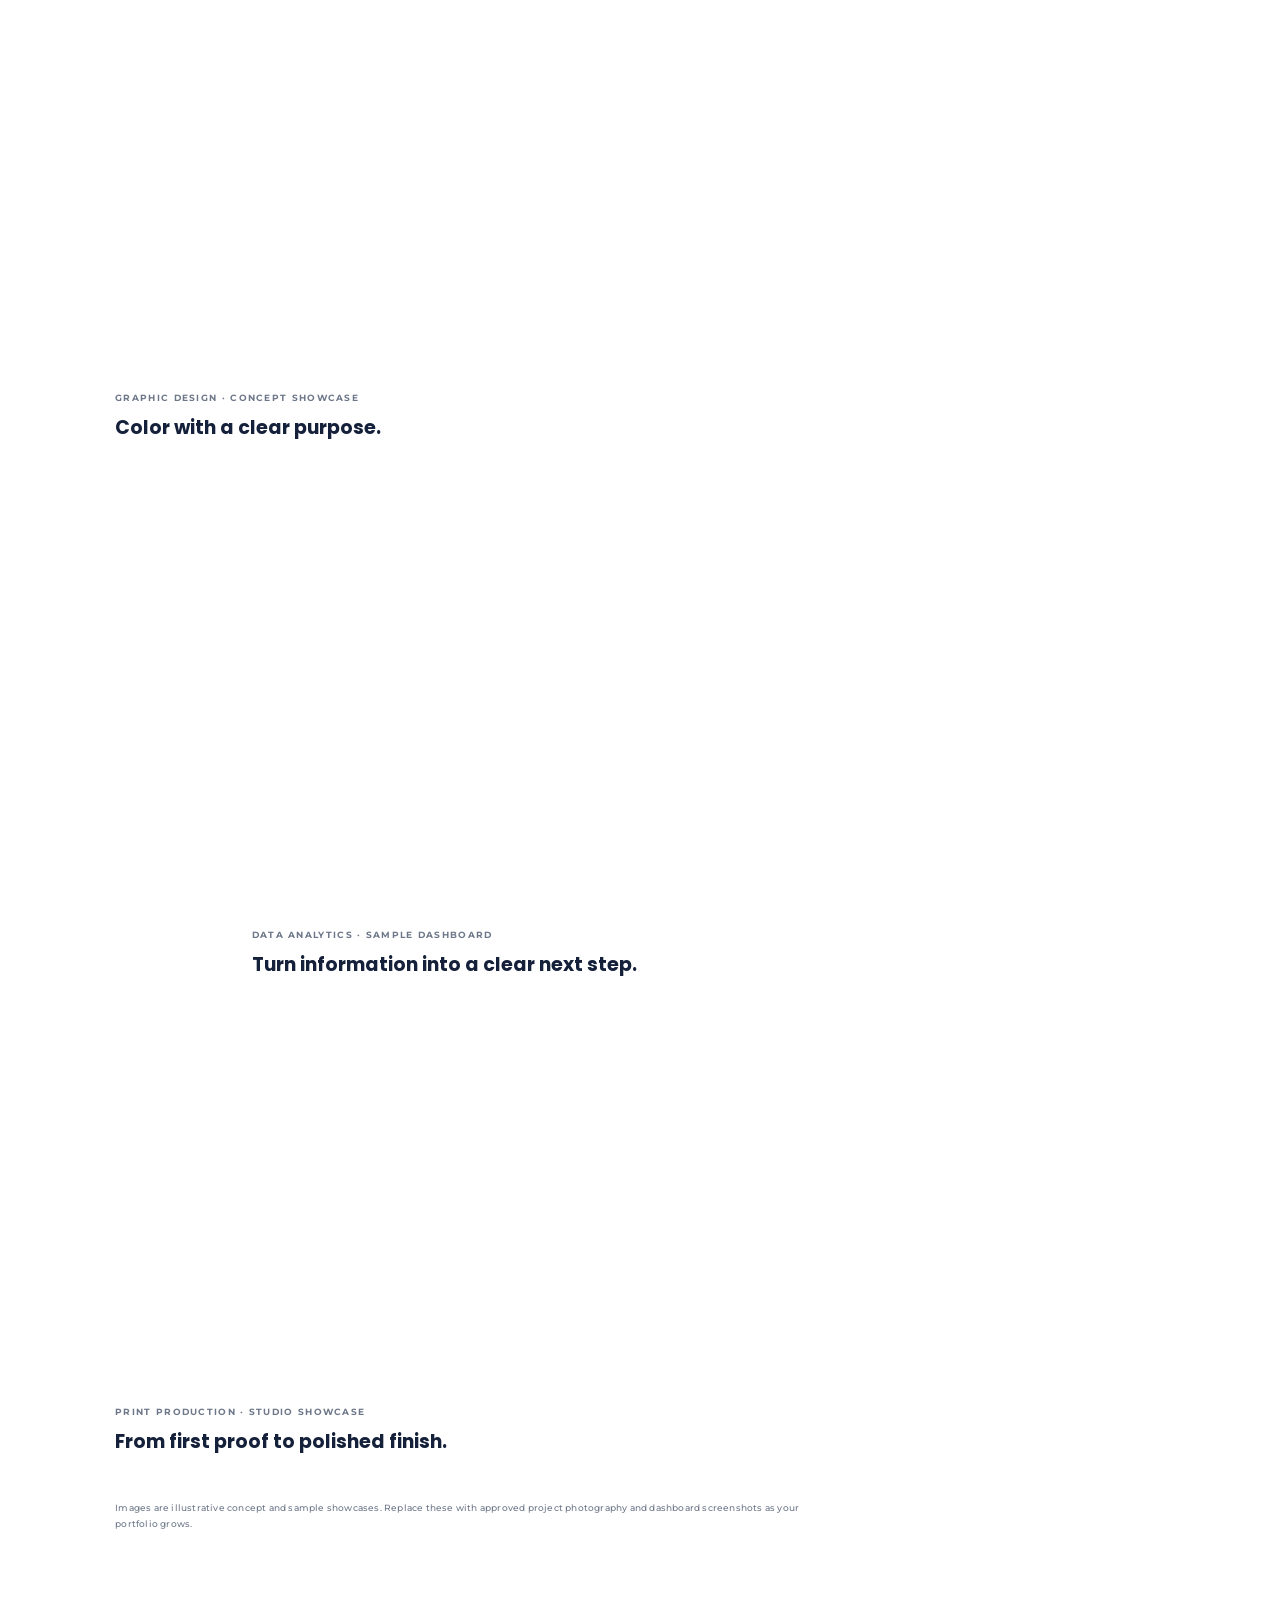
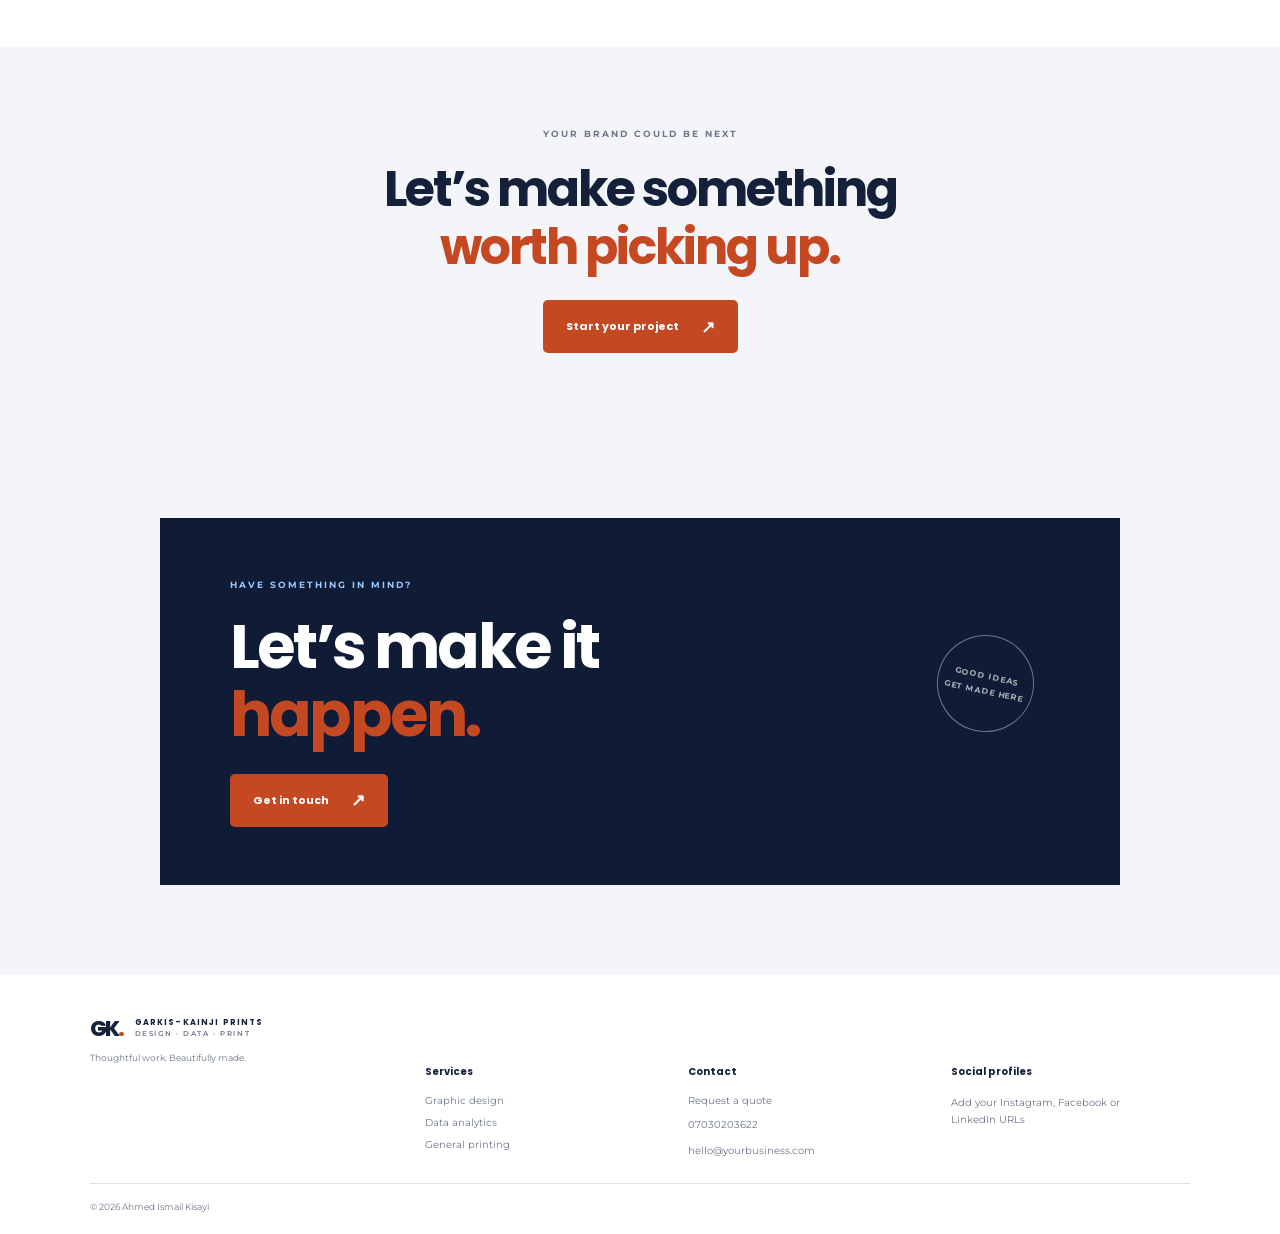
<file: portfolio.html>
<!doctype html>
<html lang="en">
<head><meta charset="utf-8"><meta name="viewport" content="width=device-width, initial-scale=1"><meta name="theme-color" content="#101c36"><meta name="description" content="Explore the creative world of Garkis-Kainji Prints, graphic design, business communications and print."><title>Portfolio | Ahmed Ismail Kisayi</title><link rel="preconnect" href="https://fonts.googleapis.com"><link rel="preconnect" href="https://fonts.gstatic.com" crossorigin><link href="https://fonts.googleapis.com/css2?family=Montserrat:wght@400;500;600;700;800&family=Poppins:wght@400;500;600;700;800&display=swap" rel="stylesheet"><link rel="stylesheet" href="styles.css"><script src="script.js" defer></script></head>
<body data-page="portfolio">
  <header class="site-header"><a class="brand" href="index.html"><span class="brand-mark">GK<span>.</span></span><span class="brand-name">GARKIS-KAINJI PRINTS<small>DESIGN · DATA · PRINT</small></span></a><button class="menu-toggle" aria-label="Open navigation" aria-expanded="false"><span></span><span></span></button><nav class="main-nav" aria-label="Main navigation"><a href="index.html">Home</a><a href="about.html">About</a><a href="services.html">Services</a><a class="active" href="portfolio.html">Portfolio</a><a href="contact.html">Contact</a></nav><button class="button button-small header-cta" data-open-contact>Get a quote <span>↗</span></button><button class="theme-toggle" type="button" aria-label="Switch to dark mode" title="Switch to dark mode"><span class="theme-toggle-icon" aria-hidden="true">☾</span><span class="theme-toggle-label">Dark mode</span></button></header>
  <main><section class="page-hero portfolio-hero"><div class="page-hero-content"><span class="eyebrow">A WORLD OF IDEAS, MADE TANGIBLE</span><h1>Made to be<br><em>seen and remembered.</em></h1><p>A glimpse into the colors, craft and creative thinking behind great print.</p></div><span class="page-hero-index">PORTFOLIO / 03</span></section>
    <section class="portfolio-intro section-pad"><div class="reveal"><span class="eyebrow">THE PRINTING & DESIGN STUDIO</span><h2>Every project is<br>a <em>fresh beginning.</em></h2></div><p class="reveal">From the first idea to the final finish, each piece is an opportunity to make communication clearer and a brand more distinctive. Here’s a taste of the creative territory I love working in.</p></section>
    <section class="portfolio-showcase section-pad" aria-label="Project showcase">
      <div class="portfolio-filters" role="group" aria-label="Filter projects">
        <button class="portfolio-filter is-active" type="button" data-filter="all" aria-pressed="true">All work</button>
        <button class="portfolio-filter" type="button" data-filter="design" aria-pressed="false">Graphic design</button>
        <button class="portfolio-filter" type="button" data-filter="analytics" aria-pressed="false">Data analytics</button>
        <button class="portfolio-filter" type="button" data-filter="print" aria-pressed="false">Print & branding</button>
      </div>
      <div class="portfolio-grid">
        <article class="portfolio-item portfolio-large reveal" data-category="design"><div class="portfolio-image work-one" role="img" aria-label="Colorful graphic design and brand identity sample"></div><div class="portfolio-caption"><span>GRAPHIC DESIGN · CONCEPT SHOWCASE</span><h3>Distinctive visuals, made to stand out.</h3></div></article>
        <article class="portfolio-item reveal" data-category="print"><div class="portfolio-image work-two" role="img" aria-label="Printed stationery and business card sample"></div><div class="portfolio-caption"><span>PRINT & BRANDING · STUDIO SHOWCASE</span><h3>The details make the brand.</h3></div></article>
        <article class="portfolio-item reveal" data-category="design"><div class="portfolio-image work-three" role="img" aria-label="Creative artwork and design project sample"></div><div class="portfolio-caption"><span>GRAPHIC DESIGN · CONCEPT SHOWCASE</span><h3>Color with a clear purpose.</h3></div></article>
        <article class="portfolio-item portfolio-wide reveal" data-category="analytics"><div class="portfolio-image data-work" role="img" aria-label="Business analytics dashboard and data visualizations"></div><div class="portfolio-caption"><span>DATA ANALYTICS · SAMPLE DASHBOARD</span><h3>Turn information into a clear next step.</h3></div></article>
        <article class="portfolio-item reveal" data-category="print"><div class="portfolio-image work-four" role="img" aria-label="Printed materials for brand promotion"></div><div class="portfolio-caption"><span>PRINT PRODUCTION · STUDIO SHOWCASE</span><h3>From first proof to polished finish.</h3></div></article>
      </div>
      <p class="portfolio-disclaimer">Images are illustrative concept and sample showcases. Replace these with approved project photography and dashboard screenshots as your portfolio grows.</p>
    </section>
    <section class="portfolio-note"><span class="eyebrow">YOUR BRAND COULD BE NEXT</span><h2>Let’s make something<br><em>worth picking up.</em></h2><button class="button" data-open-contact>Start your project <span>↗</span></button></section>
    <section class="closing-cta section-pad"><div class="closing-inner reveal"><span class="eyebrow">HAVE SOMETHING IN MIND?</span><h2>Let’s make it<br><em>happen.</em></h2><button class="button" data-open-contact>Get in touch <span>↗</span></button><span class="closing-stamp">GOOD IDEAS<br>GET MADE HERE</span></div></section></main>
  <footer class="site-footer"><a class="brand footer-brand" href="index.html"><span class="brand-mark">GK<span>.</span></span><span class="brand-name">GARKIS-KAINJI PRINTS<small>DESIGN · DATA · PRINT</small></span></a><p>Thoughtful work. Beautifully made.</p><nav class="footer-services" aria-label="Footer services"><strong>Services</strong><a href="services.html#design">Graphic design</a><a href="services.html#data">Data analytics</a><a href="services.html#printing">General printing</a></nav><div class="footer-contact"><strong>Contact</strong><a href="contact.html">Request a quote</a><a data-phone-link href="tel:+2347030203622"><span data-contact-phone>07030203622</span></a><span>hello@yourbusiness.com</span></div><div class="footer-social"><strong>Social profiles</strong><span>Add your Instagram, Facebook or LinkedIn URLs</span></div><span>© <span data-year></span> Ahmed Ismail Kisayi</span></footer><a class="whatsapp-float" href="https://wa.me/2347030203622" target="_blank" rel="noopener noreferrer" aria-label="Chat with Ahmed on WhatsApp at 07030203622"><span class="whatsapp-icon" aria-hidden="true"><svg viewBox="0 0 32 32" focusable="false"><path d="M16 3.2A12.5 12.5 0 0 0 5.2 22L3.5 28.5l6.7-1.7A12.7 12.7 0 1 0 16 3.2Zm0 22.5a10 10 0 0 1-5.1-1.4l-.4-.2-3.9 1 1-3.8-.3-.4A10 10 0 1 1 16 25.7Zm5.5-7.4c-.3-.2-1.9-.9-2.2-1s-.5-.2-.7.2-.8 1-1 1.2-.4.2-.7 0a8.4 8.4 0 0 1-2.6-1.6 9.5 9.5 0 0 1-1.8-2.2c-.2-.3 0-.5.2-.7l.5-.5c.2-.2.2-.4.3-.6.1-.2 0-.4 0-.6s-.7-1.7-1-2.3c-.2-.6-.5-.5-.7-.5h-.6c-.2 0-.6.1-.9.4s-1.2 1.2-1.2 2.8 1.2 3.2 1.4 3.4c.2.2 2.4 3.7 5.8 5.1.8.4 1.5.6 2 .7.9.3 1.7.2 2.3.1.7-.1 1.9-.8 2.2-1.5.3-.8.3-1.4.2-1.5s-.2-.2-.5-.4Z"/></svg></span><span>Chat on WhatsApp</span></a>
  <div class="contact-modal" role="dialog" aria-modal="true" aria-labelledby="modal-title" aria-hidden="true"><div class="modal-backdrop" data-close-contact></div><div class="modal-card"><button class="modal-close" aria-label="Close contact form" data-close-contact>×</button><span class="eyebrow">LET’S TALK ABOUT IT</span><h2 id="modal-title">What are you<br><em>bringing to life?</em></h2><p>Tell me a little about your project and I’ll get back to you.</p><form class="contact-form"><label>Your name<input name="name" autocomplete="name" required placeholder="Name"></label><label>Email address<input type="email" name="email" autocomplete="email" required placeholder="you@example.com"></label><label>Phone number<input type="tel" name="phone" autocomplete="tel" inputmode="tel" pattern="[0-9+ .\x2d]{7,20}" title="Enter a valid phone number" required placeholder="+234 000 000 0000"></label><label>Service required<select name="service" required><option value="" disabled selected>Choose a service</option><option>Graphic design</option><option>Data analytics</option><option>General printing</option><option>Business administration</option><option>Something else</option></select></label><label>Project description<textarea name="message" rows="3" required placeholder="A print project, design, data question..."></textarea></label><button class="button" type="submit">Send via WhatsApp <span>↗</span></button><small class="form-note">Your message opens in WhatsApp so you can send it directly.</small></form></div></div>
</body></html>
</file>
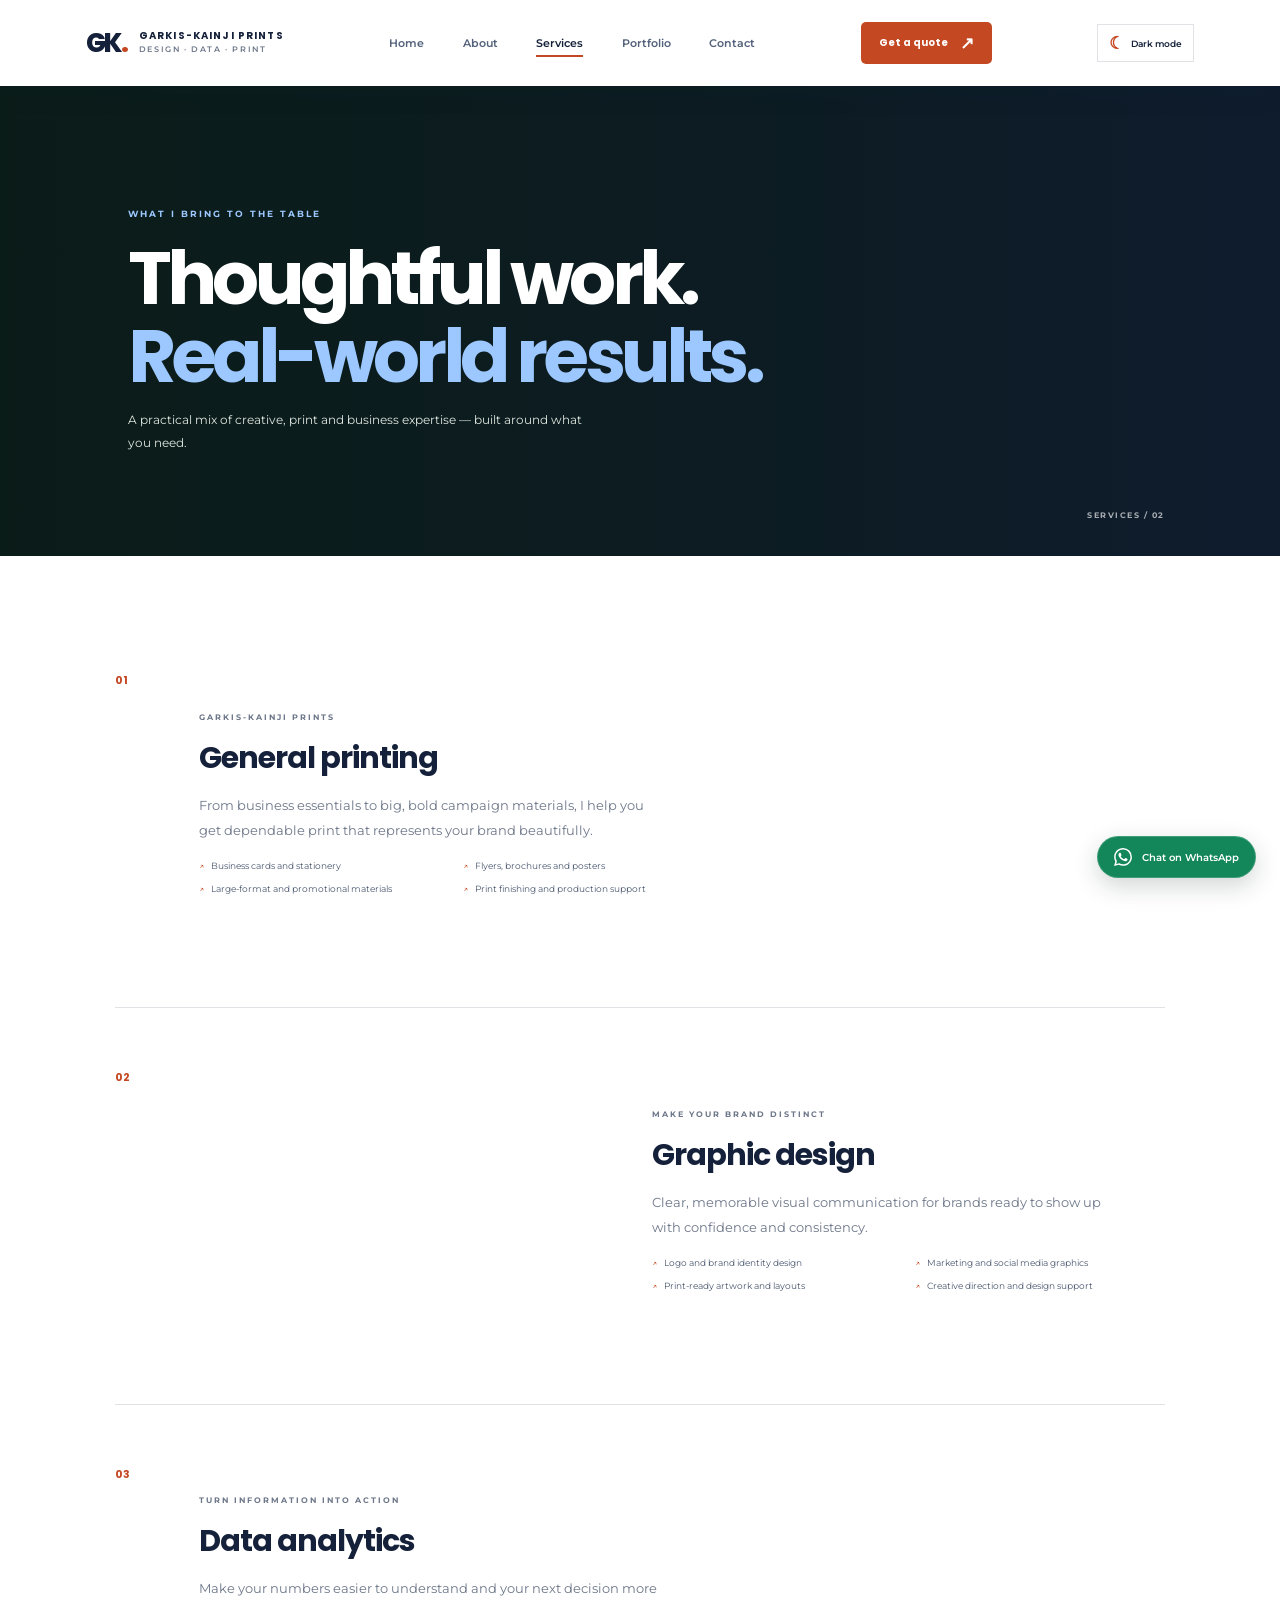
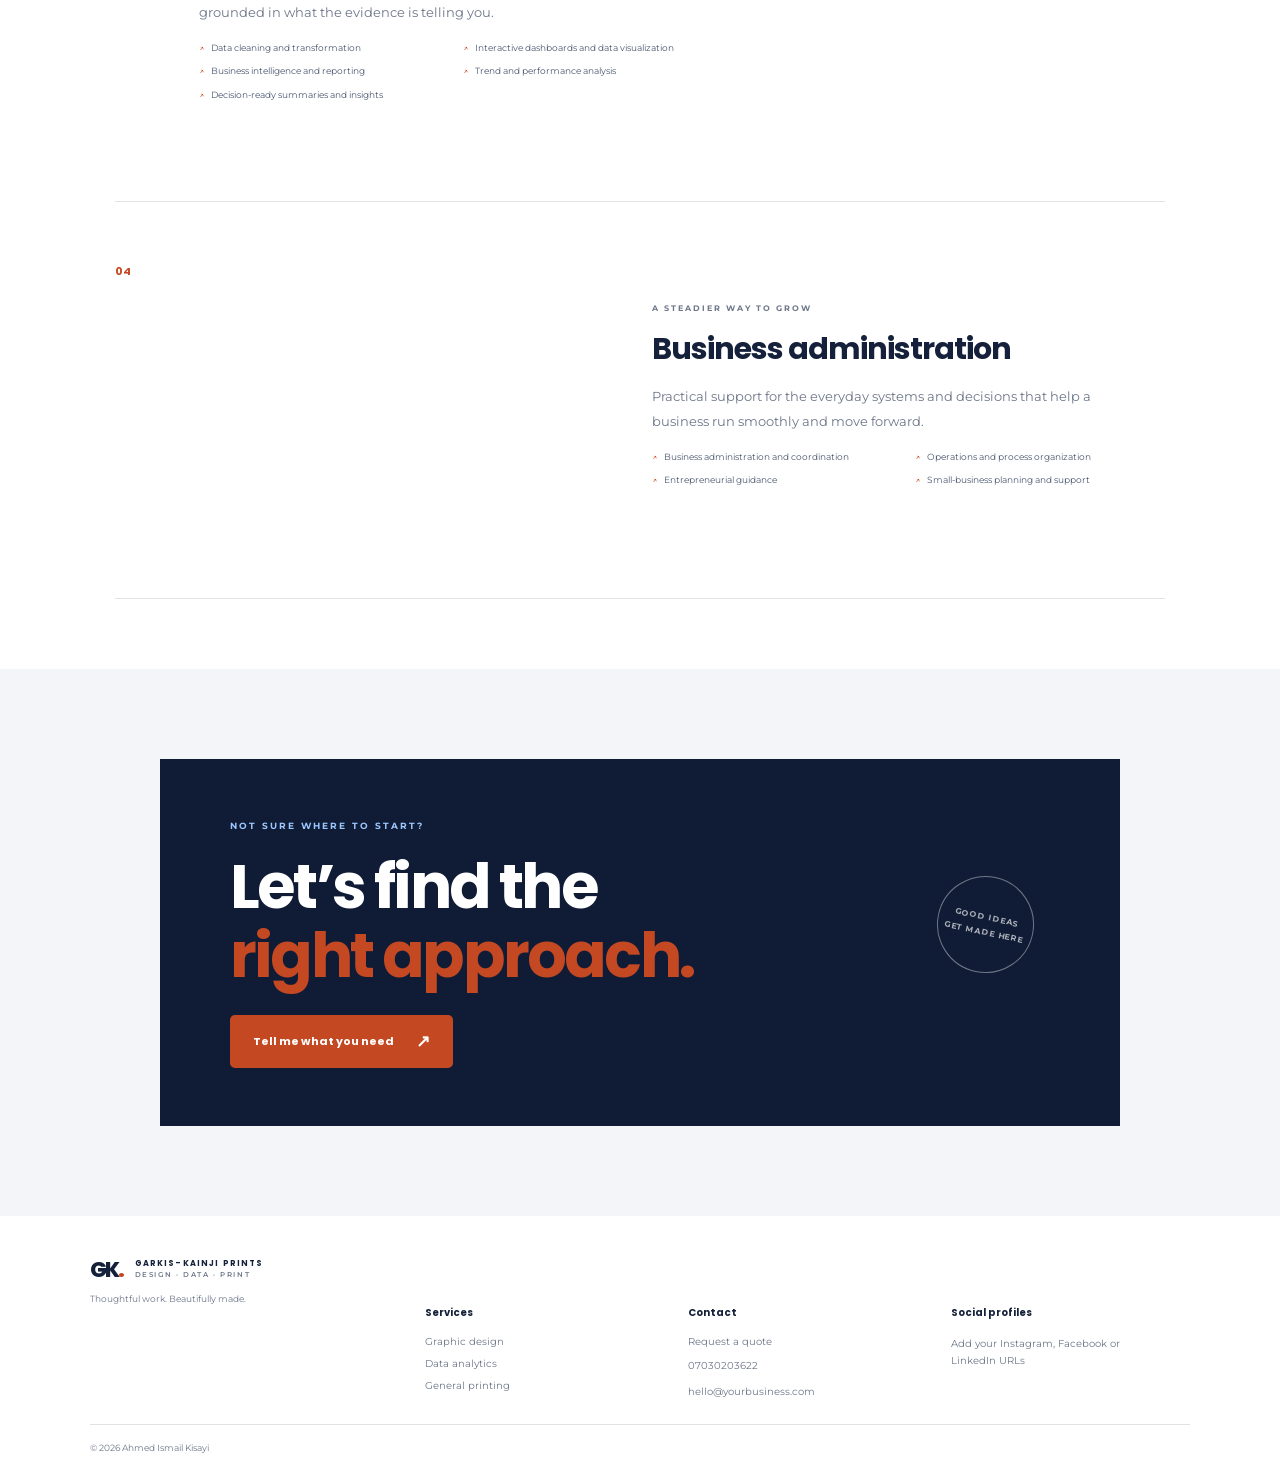
<file: services.html>
<!doctype html>
<html lang="en">
<head><meta charset="utf-8"><meta name="viewport" content="width=device-width, initial-scale=1"><meta name="theme-color" content="#101c36"><meta name="description" content="Graphic design, data analytics, general printing and business support from Garkis-Kainji Prints."><title>Services | Ahmed Ismail Kisayi</title><link rel="preconnect" href="https://fonts.googleapis.com"><link rel="preconnect" href="https://fonts.gstatic.com" crossorigin><link href="https://fonts.googleapis.com/css2?family=Montserrat:wght@400;500;600;700;800&family=Poppins:wght@400;500;600;700;800&display=swap" rel="stylesheet"><link rel="stylesheet" href="styles.css"><script src="script.js" defer></script></head>
<body data-page="services">
  <header class="site-header"><a class="brand" href="index.html"><span class="brand-mark">GK<span>.</span></span><span class="brand-name">GARKIS-KAINJI PRINTS<small>DESIGN · DATA · PRINT</small></span></a><button class="menu-toggle" aria-label="Open navigation" aria-expanded="false"><span></span><span></span></button><nav class="main-nav" aria-label="Main navigation"><a href="index.html">Home</a><a href="about.html">About</a><a class="active" href="services.html">Services</a><a href="portfolio.html">Portfolio</a><a href="contact.html">Contact</a></nav><button class="button button-small header-cta" data-open-contact>Get a quote <span>↗</span></button><button class="theme-toggle" type="button" aria-label="Switch to dark mode" title="Switch to dark mode"><span class="theme-toggle-icon" aria-hidden="true">☾</span><span class="theme-toggle-label">Dark mode</span></button></header>
  <main><section class="page-hero services-hero"><div class="page-hero-content"><span class="eyebrow">WHAT I BRING TO THE TABLE</span><h1>Thoughtful work.<br><em>Real-world results.</em></h1><p>A practical mix of creative, print and business expertise — built around what you need.</p></div><span class="page-hero-index">SERVICES / 02</span></section>
    <section class="services-detail section-pad"><article class="service-detail reveal" id="printing"><span class="detail-number">01</span><div><span class="eyebrow">GARKIS-KAINJI PRINTS</span><h2>General printing</h2><p>From business essentials to big, bold campaign materials, I help you get dependable print that represents your brand beautifully.</p><ul><li>Business cards and stationery</li><li>Flyers, brochures and posters</li><li>Large-format and promotional materials</li><li>Print finishing and production support</li></ul></div><div class="detail-image print-image" role="img" aria-label="Print and stationery materials"></div></article>
    <article class="service-detail reverse reveal" id="design"><span class="detail-number">02</span><div><span class="eyebrow">MAKE YOUR BRAND DISTINCT</span><h2>Graphic design</h2><p>Clear, memorable visual communication for brands ready to show up with confidence and consistency.</p><ul><li>Logo and brand identity design</li><li>Marketing and social media graphics</li><li>Print-ready artwork and layouts</li><li>Creative direction and design support</li></ul></div><div class="detail-image design-image" role="img" aria-label="Colorful design and creative materials"></div></article>
    <article class="service-detail reveal" id="data"><span class="detail-number">03</span><div><span class="eyebrow">TURN INFORMATION INTO ACTION</span><h2>Data analytics</h2><p>Make your numbers easier to understand and your next decision more grounded in what the evidence is telling you.</p><ul><li>Data cleaning and transformation</li><li>Interactive dashboards and data visualization</li><li>Business intelligence and reporting</li><li>Trend and performance analysis</li><li>Decision-ready summaries and insights</li></ul></div><div class="detail-image data-image" role="img" aria-label="Business analytics on a laptop"></div></article>
    <article class="service-detail reverse reveal" id="business"><span class="detail-number">04</span><div><span class="eyebrow">A STEADIER WAY TO GROW</span><h2>Business administration</h2><p>Practical support for the everyday systems and decisions that help a business run smoothly and move forward.</p><ul><li>Business administration and coordination</li><li>Operations and process organization</li><li>Entrepreneurial guidance</li><li>Small-business planning and support</li></ul></div><div class="detail-image business-image" role="img" aria-label="Organized entrepreneur's workspace"></div></article></section>
    <section class="closing-cta section-pad"><div class="closing-inner reveal"><span class="eyebrow">NOT SURE WHERE TO START?</span><h2>Let’s find the<br><em>right approach.</em></h2><button class="button" data-open-contact>Tell me what you need <span>↗</span></button><span class="closing-stamp">GOOD IDEAS<br>GET MADE HERE</span></div></section></main>
  <footer class="site-footer"><a class="brand footer-brand" href="index.html"><span class="brand-mark">GK<span>.</span></span><span class="brand-name">GARKIS-KAINJI PRINTS<small>DESIGN · DATA · PRINT</small></span></a><p>Thoughtful work. Beautifully made.</p><nav class="footer-services" aria-label="Footer services"><strong>Services</strong><a href="services.html#design">Graphic design</a><a href="services.html#data">Data analytics</a><a href="services.html#printing">General printing</a></nav><div class="footer-contact"><strong>Contact</strong><a href="contact.html">Request a quote</a><a data-phone-link href="tel:+2347030203622"><span data-contact-phone>07030203622</span></a><span>hello@yourbusiness.com</span></div><div class="footer-social"><strong>Social profiles</strong><span>Add your Instagram, Facebook or LinkedIn URLs</span></div><span>© <span data-year></span> Ahmed Ismail Kisayi</span></footer><a class="whatsapp-float" href="https://wa.me/2347030203622" target="_blank" rel="noopener noreferrer" aria-label="Chat with Ahmed on WhatsApp at 07030203622"><span class="whatsapp-icon" aria-hidden="true"><svg viewBox="0 0 32 32" focusable="false"><path d="M16 3.2A12.5 12.5 0 0 0 5.2 22L3.5 28.5l6.7-1.7A12.7 12.7 0 1 0 16 3.2Zm0 22.5a10 10 0 0 1-5.1-1.4l-.4-.2-3.9 1 1-3.8-.3-.4A10 10 0 1 1 16 25.7Zm5.5-7.4c-.3-.2-1.9-.9-2.2-1s-.5-.2-.7.2-.8 1-1 1.2-.4.2-.7 0a8.4 8.4 0 0 1-2.6-1.6 9.5 9.5 0 0 1-1.8-2.2c-.2-.3 0-.5.2-.7l.5-.5c.2-.2.2-.4.3-.6.1-.2 0-.4 0-.6s-.7-1.7-1-2.3c-.2-.6-.5-.5-.7-.5h-.6c-.2 0-.6.1-.9.4s-1.2 1.2-1.2 2.8 1.2 3.2 1.4 3.4c.2.2 2.4 3.7 5.8 5.1.8.4 1.5.6 2 .7.9.3 1.7.2 2.3.1.7-.1 1.9-.8 2.2-1.5.3-.8.3-1.4.2-1.5s-.2-.2-.5-.4Z"/></svg></span><span>Chat on WhatsApp</span></a>
  <div class="contact-modal" role="dialog" aria-modal="true" aria-labelledby="modal-title" aria-hidden="true"><div class="modal-backdrop" data-close-contact></div><div class="modal-card"><button class="modal-close" aria-label="Close contact form" data-close-contact>×</button><span class="eyebrow">LET’S TALK ABOUT IT</span><h2 id="modal-title">What are you<br><em>bringing to life?</em></h2><p>Tell me a little about your project and I’ll get back to you.</p><form class="contact-form"><label>Your name<input name="name" autocomplete="name" required placeholder="Name"></label><label>Email address<input type="email" name="email" autocomplete="email" required placeholder="you@example.com"></label><label>Phone number<input type="tel" name="phone" autocomplete="tel" inputmode="tel" pattern="[0-9+ .\x2d]{7,20}" title="Enter a valid phone number" required placeholder="+234 000 000 0000"></label><label>Service required<select name="service" required><option value="" disabled selected>Choose a service</option><option>Graphic design</option><option>Data analytics</option><option>General printing</option><option>Business administration</option><option>Something else</option></select></label><label>Project description<textarea name="message" rows="3" required placeholder="A print project, design, data question..."></textarea></label><button class="button" type="submit">Send via WhatsApp <span>↗</span></button><small class="form-note">Your message opens in WhatsApp so you can send it directly.</small></form></div></div>
</body></html>
</file>
<file: styles.css>
:root {
  color-scheme: light;
  --forest: #101c36;
  --forest-soft: #1a2a4a;
  --cream: #f3f5f9;
  --paper: #ffffff;
  --orange: #c44822;
  --orange-dark: #a53c1d;
  --lime: #9cc8ff;
  --ink: #15213a;
  --muted: #6d7789;
  --line: rgba(21, 33, 58, .13);
  --nav-link: #53617a;
  --body-copy: #5e6a7f;
  --service-copy: #4b5870;
  --form-background: #ffffff;
  --form-border: #d8deea;
  --placeholder: #8993a5;
  --heading: "Poppins", sans-serif;
  --body: "Montserrat", sans-serif;
}
:root[data-theme="dark"] {
  color-scheme: dark;
  --paper: #111a2d;
  --cream: #17233b;
  --ink: #edf3ff;
  --muted: #a8b4ca;
  --line: rgba(237, 243, 255, .15);
  --nav-link: #c4d0e4;
  --body-copy: #bdc8da;
  --service-copy: #c6d0e1;
  --form-background: #17233b;
  --form-border: #3a4965;
  --placeholder: #9baac1;
}
* { box-sizing: border-box; }
html { scroll-behavior: smooth; }
body { margin: 0; background: var(--paper); color: var(--ink); font-family: var(--body); -webkit-font-smoothing: antialiased; transition: background-color .2s ease, color .2s ease; }
body.modal-open, body.menu-open { overflow: hidden; }
a { color: inherit; text-decoration: none; }
button, input, textarea, select { font: inherit; }
button { cursor: pointer; }
.site-header { height: 86px; padding: 0 6.7%; display: flex; align-items: center; justify-content: space-between; position: relative; z-index: 20; background: var(--paper); }
.brand { display: inline-flex; align-items: center; gap: 12px; }
.brand-mark { font: 800 26px/1 var(--heading); letter-spacing: -2px; color: var(--ink); }
.brand-mark > span { color: var(--orange); }
.brand-name { font: 700 10px/1.45 var(--heading); letter-spacing: 1.15px; }
.brand-name small { display: block; color: var(--muted); font: 600 8px/1.7 var(--body); letter-spacing: 1.6px; }
.main-nav { display: flex; align-items: center; gap: clamp(20px, 3vw, 43px); }
.main-nav a { position: relative; padding: 9px 0; color: var(--nav-link); font-size: 11px; font-weight: 600; transition: color .2s ease; }
.main-nav a::after { position: absolute; content: ""; bottom: 2px; left: 0; width: 0; height: 2px; background: var(--orange); transition: width .25s ease; }
.main-nav a:hover, .main-nav a.active { color: var(--ink); }
.main-nav a:hover::after, .main-nav a.active::after { width: 100%; }
.button { min-height: 53px; padding: 0 23px; border: 0; background: var(--orange); color: #fff; display: inline-flex; align-items: center; justify-content: center; gap: 22px; font: 700 11px var(--heading); transition: background .2s ease, transform .2s ease, box-shadow .2s ease; }
.button:hover { background: var(--orange-dark); transform: translateY(-2px); box-shadow: 0 9px 24px #d958352c; }
.button > span { font-size: 17px; }
.button-small { min-height: 42px; padding: 0 18px; gap: 12px; font-size: 10px; }
.theme-toggle { display: inline-flex; align-items: center; justify-content: center; gap: 7px; min-height: 38px; padding: 0 11px; border: 1px solid var(--line); background: var(--paper); color: var(--ink); font: 600 9px var(--body); white-space: nowrap; transition: background-color .2s ease, color .2s ease, border-color .2s ease; }
.theme-toggle:hover { border-color: var(--orange); }
.theme-toggle-icon { color: var(--orange); font-size: 17px; line-height: 1; }
.theme-toggle:focus-visible { outline: 2px solid var(--orange); outline-offset: 3px; }
.menu-toggle { display: none; }
.hero { min-height: 670px; height: min(760px, calc(100svh - 86px)); position: relative; overflow: hidden; color: #fff; background: var(--forest); }
.hero-slides, .hero-slide, .hero-shade { position: absolute; inset: 0; }
.hero-slide { opacity: 0; background-size: cover; background-position: center; transform: scale(1.04); transition: opacity 1.1s ease, transform 7s ease; }
.hero-slide.is-active { opacity: 1; transform: scale(1); }
.hero-shade { background: linear-gradient(90deg, rgba(10, 28, 22, .9) 0%, rgba(10, 28, 22, .67) 45%, rgba(10, 28, 22, .1) 100%), linear-gradient(0deg, rgba(10, 28, 22, .28), transparent 50%); }
.hero-content { position: relative; z-index: 1; max-width: 1240px; height: 100%; margin: auto; padding: 142px 8% 100px; }
.eyebrow { font-size: 9px; font-weight: 700; letter-spacing: 2px; line-height: 1.6; }
.hero-eyebrow { color: var(--lime); display: flex; align-items: center; gap: 11px; }
.hero-eyebrow > span { width: 22px; height: 2px; background: var(--orange); }
h1, h2, h3, p { margin-top: 0; }
h1, h2, h3 { font-family: var(--heading); }
.hero h1, .page-hero h1 { margin: 25px 0 18px; font-size: clamp(50px, 6.5vw, 86px); line-height: 1.06; letter-spacing: -4.8px; }
h1 em, h2 em, blockquote em { color: var(--orange); font-style: normal; }
.hero h1 em, .page-hero h1 em { color: var(--lime); }
.hero-copy { max-width: 460px; color: #e3e8df; font-size: 13px; line-height: 1.95; }
.hero-actions { display: flex; align-items: center; gap: 27px; margin-top: 31px; }
.text-button { border: 0; background: none; padding: 10px 0; color: inherit; font: 600 10px var(--body); }
.text-button span { color: var(--lime); font-size: 17px; margin-left: 7px; }
.hero-index { position: absolute; bottom: 39px; left: 8%; display: flex; align-items: center; gap: 17px; color: #ffffffb5; font: 600 8px var(--body); letter-spacing: 1.5px; }
.slide-count { color: var(--lime); font: 700 12px var(--heading); }
.slide-rule { width: 40px; height: 1px; background: #ffffff80; }
.hero-aside { position: absolute; right: 4%; bottom: 40px; display: flex; align-items: center; gap: 12px; writing-mode: vertical-rl; color: #ffffffa6; font: 600 7px var(--body); letter-spacing: 1.6px; }
.aside-line { height: 36px; width: 1px; background: var(--orange); }
.section-pad { padding: 115px 9%; }
.intro { display: grid; grid-template-columns: .75fr 1.25fr; gap: 8%; }
.intro-label { display: flex; flex-direction: column; justify-content: space-between; align-items: flex-start; }
.intro-label .eyebrow { color: var(--muted); }
.section-number { color: #a2a69f; font-size: 9px; letter-spacing: 1.4px; }
.intro-main h2, .section-heading h2, .about-copy h2, .contact-details h2 { font-size: clamp(34px, 4.2vw, 52px); letter-spacing: -2.3px; line-height: 1.2; margin: 0 0 21px; }
.intro-main p, .about-copy p, .contact-details > p { max-width: 590px; color: var(--body-copy); font-size: 12px; line-height: 2; }
.inline-link { display: inline-flex; gap: 24px; align-items: center; padding: 9px 0; border-bottom: 1px solid var(--orange); color: var(--ink); font: 700 10px var(--heading); }
.inline-link span { color: var(--orange); font-size: 16px; }
.services-preview { background: var(--cream); padding-top: 104px; padding-bottom: 116px; }
.section-heading { display: flex; justify-content: space-between; align-items: end; margin-bottom: 40px; }
.section-heading .eyebrow { color: var(--muted); }
.section-heading h2 { margin: 15px 0 0; }
.section-heading > .inline-link { margin-bottom: 8px; }
.service-grid { display: grid; grid-template-columns: repeat(4, 1fr); border-top: 1px solid var(--line); border-left: 1px solid var(--line); }
.service-card { min-height: 280px; padding: 23px 22px 25px; border-right: 1px solid var(--line); border-bottom: 1px solid var(--line); position: relative; transition: background .3s ease, transform .3s ease; }
.service-card:hover { background: var(--paper); transform: translateY(-5px); }
.service-no { color: #8b9289; font-size: 9px; letter-spacing: 1px; }
.service-icon { display: block; margin-top: 36px; color: var(--orange); font: 400 29px var(--heading); }
.service-card h3 { margin: 16px 0 9px; font-size: 15px; }
.service-card p { color: var(--muted); font-size: 10px; line-height: 1.85; }
.card-arrow { position: absolute; right: 21px; bottom: 22px; color: var(--orange); font-size: 17px; }
.feature-band { display: grid; grid-template-columns: 1fr 1fr; min-height: 500px; background: var(--forest); color: white; }
.feature-photo { min-height: 430px; background: url("https://images.unsplash.com/photo-1494438639946-1ebd1d20bf85?auto=format&fit=crop&w=1200&q=85") center/cover; }
.feature-copy { align-self: center; padding: 75px 11%; }
.feature-copy .eyebrow { color: var(--lime); }
.feature-copy h2 { margin: 20px 0; font-size: clamp(36px, 4vw, 52px); line-height: 1.18; letter-spacing: -2px; }
.feature-copy p { color: #c0cbc1; max-width: 430px; font-size: 11px; line-height: 2; margin-bottom: 25px; }
.button-light { background: var(--lime); color: var(--forest); }
.button-light:hover { background: #e9f5a9; }
.closing-cta { padding-top: 90px; padding-bottom: 90px; background: var(--cream); }
.closing-inner { position: relative; max-width: 960px; margin: auto; padding: 55px 70px 58px; background: var(--forest); color: white; overflow: hidden; }
.closing-inner .eyebrow { color: var(--lime); }
.closing-inner h2 { margin: 20px 0 25px; font-size: clamp(39px, 5vw, 62px); line-height: 1.1; letter-spacing: -2.8px; }
.closing-stamp { position: absolute; right: 9%; top: 32%; border: 1px solid #ffffff65; width: 97px; height: 97px; border-radius: 50%; display: grid; place-content: center; text-align: center; font: 700 8px/1.8 var(--body); letter-spacing: 1px; color: #ffffffa6; transform: rotate(12deg); }
.site-footer { min-height: 105px; padding: 24px 6.7%; display: flex; align-items: center; justify-content: space-between; gap: 20px; background: var(--paper); }
.footer-brand .brand-mark { font-size: 21px; }
.footer-brand .brand-name { font-size: 8px; }
.footer-brand .brand-name small { font-size: 7px; }
.site-footer > p, .site-footer > span { margin: 0; color: var(--muted); font-size: 9px; }
.whatsapp-float { position: fixed; z-index: 15; right: 24px; bottom: 22px; display: flex; align-items: center; gap: 10px; padding: 11px 16px; border: 1px solid #ffffff30; border-radius: 30px; background: #13875a; color: white; font: 600 10px var(--body); box-shadow: 0 8px 24px #10251f30; transition: transform .2s ease, background .2s ease; }
.whatsapp-float:hover { transform: translateY(-3px); background: #0c754b; }
.whatsapp-icon { display: inline-flex; width: 18px; height: 18px; background: url("data:image/svg+xml,%3Csvg xmlns='http://www.w3.org/2000/svg' viewBox='0 0 24 24'%3E%3Cpath fill='%23fff' d='M17.472 14.382c-.297-.149-1.758-.867-2.03-.967-.273-.099-.471-.148-.67.15-.197.297-.767.966-.94 1.164-.173.199-.347.223-.644.075-.297-.15-1.255-.463-2.39-1.475-.883-.788-1.48-1.761-1.653-2.059-.173-.297-.018-.458.13-.606.134-.133.298-.347.446-.52.149-.174.198-.298.298-.497.099-.198.05-.371-.025-.52-.075-.149-.669-1.612-.916-2.207-.242-.579-.487-.5-.669-.51-.173-.008-.371-.01-.57-.01-.198 0-.52.074-.792.372-.272.297-1.04 1.016-1.04 2.479 0 1.462 1.065 2.875 1.213 3.074.149.198 2.096 3.2 5.077 4.487.709.306 1.262.489 1.694.625.712.227 1.36.195 1.871.118.571-.085 1.758-.719 2.006-1.413.248-.694.248-1.289.173-1.413-.074-.124-.272-.198-.57-.347m-5.421 7.403h-.004a9.87 9.87 0 01-5.031-1.378l-.361-.214-3.741.982.998-3.648-.235-.374a9.86 9.86 0 01-1.51-5.26c.001-5.45 4.436-9.884 9.888-9.884 2.64 0 5.122 1.03 6.988 2.898a9.825 9.825 0 012.893 6.994c-.003 5.45-4.437 9.884-9.885 9.884m8.413-18.297A11.815 11.815 0 0012.05 0C5.495 0 .16 5.335.157 11.892c0 2.096.547 4.142 1.588 5.945L.057 24l6.305-1.654a11.882 11.882 0 005.683 1.448h.005c6.554 0 11.89-5.335 11.893-11.893a11.821 11.821 0 00-3.48-8.413Z'/%3E%3C/svg%3E") center / contain no-repeat; }
.whatsapp-icon svg { display: none; }
.page-hero { min-height: 470px; padding: 106px 10% 80px; position: relative; overflow: hidden; display: flex; align-items: center; color: white; background-color: var(--forest); background-position: center; background-size: cover; }
.page-hero::before { content: ""; position: absolute; inset: 0; background: linear-gradient(90deg, rgba(10,28,22,.91), rgba(10,28,22,.58) 64%, rgba(10,28,22,.25)); }
.about-hero { background-image: url("https://images.unsplash.com/photo-1513364776144-60967b0f800f?auto=format&fit=crop&w=1800&q=85"); }
.services-hero { background-image: url("https://images.unsplash.com/photo-1544816155-12df9643f363?auto=format&fit=crop&w=1800&q=85"); }
.portfolio-hero { background-image: url("https://images.unsplash.com/photo-1504274066651-8d31a536b11a?auto=format&fit=crop&w=1800&q=85"); }
.contact-hero { background-image: url("https://images.unsplash.com/photo-1497366754035-f200968a6e72?auto=format&fit=crop&w=1800&q=85"); }
.page-hero-content { position: relative; z-index: 1; }
.page-hero-content .eyebrow { color: var(--lime); }
.page-hero h1 { font-size: clamp(48px, 6vw, 74px); margin: 18px 0 13px; }
.page-hero-content > p { max-width: 470px; color: #e0e7df; font-size: 12px; line-height: 1.9; }
.page-hero-index { position: absolute; z-index: 1; right: 9%; bottom: 36px; color: #ffffffa3; font: 700 8px var(--body); letter-spacing: 1.5px; }
.about-story { display: grid; grid-template-columns: .9fr 1.1fr; align-items: center; gap: 9%; }
.about-image { min-height: 440px; background: url("https://images.unsplash.com/photo-1513364776144-60967b0f800f?auto=format&fit=crop&w=1100&q=85") center/cover; }
.about-copy .eyebrow, .contact-details .eyebrow { color: var(--muted); }
.about-copy h2 { margin-top: 18px; }
.about-copy p { font-size: 11px; margin-bottom: 14px; }
.about-copy .inline-link { margin-top: 12px; }
.values-section { background: var(--cream); }
.values-grid { display: grid; grid-template-columns: repeat(3,1fr); border-top: 1px solid var(--line); }
.value-card { padding: 24px 28px 12px 0; }
.value-card + .value-card { padding-left: 28px; border-left: 1px solid var(--line); }
.value-card > span { color: var(--orange); font: 700 10px var(--heading); }
.value-card h3 { margin: 25px 0 10px; font-size: 17px; }
.value-card p { max-width: 260px; color: var(--muted); font-size: 10px; line-height: 1.9; }
.about-quote { padding: 95px 20px 100px; text-align: center; background: var(--forest); color: white; }
.quote-mark { color: var(--orange); font: 700 66px/1 var(--heading); }
.about-quote blockquote { margin: 13px auto 24px; font: 600 clamp(27px, 4vw, 43px)/1.35 var(--heading); letter-spacing: -1px; }
.about-quote .eyebrow { color: var(--lime); }
.services-detail { padding-top: 55px; padding-bottom: 70px; }
.service-detail { display: grid; grid-template-columns: 42px 1fr .8fr; gap: 4%; align-items: center; padding: 58px 0; border-bottom: 1px solid var(--line); scroll-margin-top: 20px; }
.service-detail.reverse { grid-template-columns: 42px .8fr 1fr; }
.service-detail.reverse > div:nth-child(2) { grid-column: 3; grid-row: 1; }
.service-detail.reverse .detail-image { grid-column: 2; grid-row: 1; }
.detail-number { align-self: start; padding-top: 3px; color: var(--orange); font: 700 11px var(--heading); }
.service-detail .eyebrow { color: var(--muted); font-size: 8px; }
.service-detail h2 { margin: 12px 0; font-size: 30px; letter-spacing: -1px; }
.service-detail p { max-width: 465px; margin-bottom: 15px; color: var(--muted); font-size: 10px; line-height: 1.9; }
.service-detail ul { display: grid; grid-template-columns: repeat(2, 1fr); gap: 9px 14px; padding: 0; list-style: none; }
.service-detail li { color: var(--service-copy); font-size: 9px; line-height: 1.6; }
.service-detail li::before { content: "↗"; margin-right: 7px; color: var(--orange); }
.detail-image { min-height: 280px; background-position: center; background-size: cover; }
.print-image { background-image: url("https://images.unsplash.com/photo-1544816155-12df9643f363?auto=format&fit=crop&w=1000&q=85"); }
.design-image { background-image: url("https://images.unsplash.com/photo-1504274066651-8d31a536b11a?auto=format&fit=crop&w=1000&q=85"); }
.data-image { background-image: url("https://images.unsplash.com/photo-1460925895917-afdab827c52f?auto=format&fit=crop&w=1000&q=85"); }
.business-image { background-image: url("https://images.unsplash.com/photo-1497366754035-f200968a6e72?auto=format&fit=crop&w=1000&q=85"); }
.portfolio-intro { display: grid; grid-template-columns: 1fr 1fr; gap: 10%; align-items: end; padding-bottom: 50px; }
.portfolio-intro .eyebrow { color: var(--muted); }
.portfolio-intro h2 { margin: 15px 0 0; font-size: clamp(34px,4.3vw,51px); line-height: 1.2; letter-spacing: -2px; }
.portfolio-intro > p { max-width: 470px; margin-bottom: 4px; color: var(--muted); font-size: 11px; line-height: 2; }
.portfolio-grid { display: grid; grid-template-columns: 1fr 1fr; gap: 65px 30px; padding-top: 20px; padding-bottom: 100px; }
.portfolio-item { min-width: 0; }
.portfolio-large { padding-top: 90px; }
.portfolio-wide { grid-column: 1 / -1; width: 74%; margin: 0 auto; }
.portfolio-image { min-height: 340px; background-position: center; background-size: cover; transition: transform .5s ease; }
.portfolio-item:hover .portfolio-image { transform: scale(.985); }
.portfolio-large .portfolio-image { min-height: 410px; }
.portfolio-wide .portfolio-image { min-height: 400px; }
.work-one { background-image: url("https://images.unsplash.com/photo-1504274066651-8d31a536b11a?auto=format&fit=crop&w=1200&q=85"); }
.work-two { background-image: url("https://images.unsplash.com/photo-1544816155-12df9643f363?auto=format&fit=crop&w=1200&q=85"); }
.work-three { background-image: url("https://images.unsplash.com/photo-1513364776144-60967b0f800f?auto=format&fit=crop&w=1200&q=85"); }
.work-four { background-image: url("https://images.unsplash.com/photo-1494438639946-1ebd1d20bf85?auto=format&fit=crop&w=1400&q=85"); }
.portfolio-caption { padding-top: 16px; }
.portfolio-caption > span { color: var(--muted); font-size: 8px; font-weight: 700; letter-spacing: 1.3px; }
.portfolio-caption h3 { margin: 8px 0 0; font-size: 17px; }
.portfolio-note { padding: 75px 20px; text-align: center; background: var(--cream); }
.portfolio-note .eyebrow { color: var(--muted); }
.portfolio-note h2 { margin: 18px 0 23px; font-size: clamp(34px,4vw,49px); line-height: 1.2; letter-spacing: -2px; }
.contact-layout { display: grid; grid-template-columns: .9fr 1.1fr; gap: 12%; align-items: start; }
.contact-details h2 { margin: 18px 0; }
.contact-details > p { margin-bottom: 30px; }
.contact-method { display: flex; align-items: center; gap: 15px; margin: 23px 0; }
.contact-method-icon { width: 43px; height: 43px; display: grid; place-content: center; border: 1px solid var(--line); color: var(--orange); font-size: 18px; }
.contact-method small, .contact-method strong { display: block; }
.contact-method small { margin-bottom: 5px; color: var(--muted); font-size: 8px; font-weight: 700; letter-spacing: 1.2px; }
.contact-method strong { font: 600 11px var(--heading); }
.contact-popup-link { margin-top: 17px; color: var(--ink); font-size: 9px; }
.contact-popup-link span { color: var(--orange); font-size: 9px; }
.contact-form { display: grid; gap: 16px; }
.contact-form label { display: grid; gap: 8px; color: var(--ink); font: 700 9px var(--heading); }
.contact-form input, .contact-form textarea, .contact-form select { width: 100%; border: 1px solid var(--form-border); border-radius: 0; outline: none; background: var(--form-background); padding: 13px 14px; color: var(--ink); font: 500 10px var(--body); transition: border-color .2s ease; }
.contact-form input:focus, .contact-form textarea:focus, .contact-form select:focus { border-color: var(--orange); }
.contact-form textarea { resize: vertical; min-height: 85px; }
.contact-form input::placeholder, .contact-form textarea::placeholder { color: var(--placeholder); }
.contact-form .button { justify-self: start; }
.form-note { color: var(--muted); font-size: 8px; line-height: 1.7; }
.contact-banner { min-height: 350px; display: grid; grid-template-columns: 1fr 1fr; background: var(--forest); color: white; }
.contact-banner-photo { background: url("https://images.unsplash.com/photo-1494438639946-1ebd1d20bf85?auto=format&fit=crop&w=1200&q=85") center/cover; }
.contact-banner > div:last-child { align-self: center; padding: 45px 12%; }
.contact-banner .eyebrow { color: var(--lime); }
.contact-banner h2 { margin: 18px 0; font-size: 42px; line-height: 1.15; letter-spacing: -1.5px; }
.contact-banner .inline-link { color: white; }
.contact-modal { position: fixed; z-index: 50; inset: 0; display: grid; place-items: center; padding: 24px; visibility: hidden; opacity: 0; transition: opacity .25s ease, visibility .25s ease; }
.contact-modal.is-open { visibility: visible; opacity: 1; }
.modal-backdrop { position: absolute; inset: 0; background: #0b1d17c9; backdrop-filter: blur(5px); }
.modal-card { position: relative; width: min(100%, 500px); max-height: 90vh; overflow-y: auto; padding: 37px 42px 34px; background: var(--paper); transform: translateY(15px); transition: transform .25s ease; }
.contact-modal.is-open .modal-card { transform: translateY(0); }
.modal-close { position: absolute; right: 17px; top: 14px; border: 0; background: none; color: var(--ink); font-size: 27px; }
.modal-card > .eyebrow { color: var(--muted); }
.modal-card h2 { margin: 14px 0 9px; font-size: 34px; line-height: 1.15; letter-spacing: -1.7px; }
.modal-card > p { margin-bottom: 20px; color: var(--muted); font-size: 10px; line-height: 1.8; }
.modal-card .contact-form { gap: 12px; }
.modal-card .contact-form input, .modal-card .contact-form textarea { padding: 11px 12px; }
.modal-card .contact-form textarea { min-height: 64px; }
.modal-card .button { min-height: 47px; }
.reveal { opacity: 0; transform: translateY(25px); transition: opacity .65s ease, transform .65s cubic-bezier(.2,.7,.2,1); }
.reveal.is-visible { opacity: 1; transform: translateY(0); }
.service-grid .reveal:nth-child(2), .values-grid .reveal:nth-child(2) { transition-delay: .08s; }
.service-grid .reveal:nth-child(3), .values-grid .reveal:nth-child(3) { transition-delay: .16s; }
.service-grid .reveal:nth-child(4) { transition-delay: .24s; }
@media (prefers-reduced-motion: reduce) {
  *, *::before, *::after { scroll-behavior: auto !important; animation-duration: .01ms !important; animation-iteration-count: 1 !important; transition-duration: .01ms !important; }
  .reveal { opacity: 1; transform: none; }
}
@media (max-width: 900px) {
  .site-header { padding: 0 5%; }
  .main-nav { gap: 19px; }
  .header-cta { padding: 0 13px; }
  .hero-content { padding-left: 7%; }
  .section-pad { padding: 88px 7%; }
  .service-grid { grid-template-columns: repeat(2, 1fr); }
  .service-card { min-height: 245px; }
  .about-story { gap: 6%; }
  .about-image { min-height: 370px; }
  .service-detail, .service-detail.reverse { grid-template-columns: 35px 1fr  .75fr; gap: 3%; }
  .service-detail.reverse > div:nth-child(2) { grid-column: 2; }
  .service-detail.reverse .detail-image { grid-column: 3; }
  .detail-image { min-height: 240px; }
  .contact-layout { gap: 8%; }
}
@media (max-width: 680px) {
  .site-header { height: 72px; padding: 0 22px; }
  .brand { gap: 9px; }
  .brand-mark { font-size: 23px; }
  .brand-name { font-size: 8px; }
  .brand-name small { font-size: 7px; }
  .menu-toggle { width: 36px; height: 40px; display: grid; place-content: center; gap: 6px; border: 0; background: none; order: 3; }
  .theme-toggle { order: 2; min-height: 36px; width: 36px; padding: 0; border: 0; background: transparent; }
  .theme-toggle-label { display: none; }
  .theme-toggle-icon { font-size: 20px; }
  .menu-toggle span { display: block; width: 21px; height: 2px; background: var(--ink); transition: transform .2s ease; }
  .menu-toggle[aria-expanded="true"] span:first-child { transform: translateY(4px) rotate(45deg); }
  .menu-toggle[aria-expanded="true"] span:last-child { transform: translateY(-4px) rotate(-45deg); }
  .header-cta { margin-left: auto; margin-right: 4px; min-height: 37px; padding: 0 9px; gap: 7px; font-size: 9px; }
  .main-nav { position: fixed; z-index: 19; top: 72px; right: 0; left: 0; display: flex; flex-direction: column; align-items: stretch; gap: 0; padding: 10px 25px 25px; background: var(--paper); box-shadow: 0 16px 25px #10251f16; transform: translateY(-10px); visibility: hidden; opacity: 0; transition: opacity .2s ease, transform .2s ease, visibility .2s ease; }
  .main-nav.is-open { visibility: visible; opacity: 1; transform: translateY(0); }
  .main-nav a { padding: 15px 0; border-bottom: 1px solid var(--line); font-size: 12px; }
  .main-nav a::after { display: none; }
  .hero { height: min(700px, calc(100svh - 72px)); min-height: 590px; }
  .hero-shade { background: linear-gradient(90deg, #0a1c16de, #0a1c1685 75%, #0a1c164a), linear-gradient(0deg, #0a1c1650, transparent 45%); }
  .hero-content { padding: 105px 25px 100px; }
  .hero h1 { font-size: clamp(48px, 12vw, 69px); letter-spacing: -3px; }
  .hero-copy { max-width: 400px; font-size: 11px; }
  .hero-actions { align-items: flex-start; flex-direction: column; gap: 8px; }
  .hero-index { left: 25px; bottom: 26px; gap: 11px; font-size: 7px; }
  .hero-aside { right: 13px; bottom: 26px; font-size: 6px; }
  .section-pad { padding: 70px 25px; }
  .intro { grid-template-columns: 1fr; gap: 35px; }
  .intro-label { flex-direction: row; }
  .intro-main h2, .section-heading h2, .about-copy h2, .contact-details h2 { font-size: 36px; }
  .services-preview { padding-top: 70px; padding-bottom: 78px; }
  .section-heading { align-items: flex-start; flex-direction: column; gap: 20px; margin-bottom: 28px; }
  .section-heading > .inline-link { margin: 0; }
  .service-grid { grid-template-columns: repeat(2, 1fr); }
  .service-card { min-height: 235px; padding: 19px 14px 23px; }
  .service-icon { margin-top: 30px; }
  .service-card h3 { font-size: 13px; }
  .service-card p { font-size: 9px; }
  .feature-band { grid-template-columns: 1fr; }
  .feature-photo { min-height: 280px; }
  .feature-copy { padding: 55px 27px; }
  .feature-copy h2 { font-size: 41px; }
  .closing-cta { padding-top: 62px; padding-bottom: 62px; }
  .closing-inner { padding: 39px 26px 40px; }
  .closing-inner h2 { font-size: 43px; }
  .closing-stamp { width: 67px; height: 67px; right: 20px; top: 30px; font-size: 6px; }
  .site-footer { padding: 24px; flex-wrap: wrap; gap: 12px; }
  .site-footer > p { order: 3; width: 100%; }
  .site-footer > span { font-size: 8px; }
  .whatsapp-float { right: 14px; bottom: 13px; padding: 10px 12px; }
  .whatsapp-float > span:last-child { font-size: 9px; }
  .page-hero { min-height: 410px; padding: 90px 25px 70px; }
  .page-hero h1 { font-size: clamp(46px, 11vw, 64px); letter-spacing: -3px; }
  .page-hero-index { right: 25px; bottom: 24px; font-size: 7px; }
  .about-story { grid-template-columns: 1fr; gap: 35px; }
  .about-image { min-height: 300px; }
  .values-section { padding-top: 68px; padding-bottom: 65px; }
  .values-grid { grid-template-columns: 1fr; }
  .value-card, .value-card + .value-card { padding: 20px 0; border: 0; border-bottom: 1px solid var(--line); }
  .value-card h3 { margin: 13px 0 6px; }
  .value-card p { margin-bottom: 0; max-width: 360px; }
  .about-quote { padding: 70px 20px 75px; }
  .about-quote blockquote { font-size: 29px; }
  .services-detail { padding-top: 25px; padding-bottom: 40px; }
  .service-detail, .service-detail.reverse { grid-template-columns: 30px 1fr; gap: 10px; padding: 38px 0; }
  .service-detail.reverse > div:nth-child(2), .service-detail.reverse .detail-image { grid-column: 2; grid-row: auto; }
  .service-detail .detail-image, .service-detail.reverse .detail-image { grid-column: 2; min-height: 230px; margin-top: 7px; }
  .service-detail h2 { font-size: 27px; }
  .service-detail ul { gap: 8px; }
  .service-detail li { font-size: 8px; }
  .portfolio-intro { grid-template-columns: 1fr; gap: 20px; padding-bottom: 30px; }
  .portfolio-grid { grid-template-columns: 1fr; gap: 38px; padding-top: 10px; padding-bottom: 65px; }
  .portfolio-large { padding-top: 0; }
  .portfolio-wide { grid-column: auto; width: auto; }
  .portfolio-image, .portfolio-large .portfolio-image, .portfolio-wide .portfolio-image { min-height: 280px; }
  .portfolio-caption h3 { font-size: 15px; }
  .portfolio-note { padding: 60px 20px; }
  .portfolio-note h2 { font-size: 37px; }
  .contact-layout { grid-template-columns: 1fr; gap: 38px; }
  .contact-banner { grid-template-columns: 1fr; }
  .contact-banner-photo { min-height: 240px; }
  .contact-banner > div:last-child { padding: 42px 27px; }
  .contact-banner h2 { font-size: 38px; }
  .modal-card { padding: 32px 24px 27px; }
  .modal-card h2 { font-size: 31px; }
}

.site-header {
  position: sticky;
  top: 0;
  box-shadow: 0 8px 28px rgba(16, 28, 54, .06);
}
.button { border-radius: 5px; }
.button-outline {
  border: 1px solid rgba(255, 255, 255, .65);
  background: rgba(255, 255, 255, .08);
  color: #fff;
}
.button-outline:hover { border-color: var(--orange); background: var(--orange); }
.hero { min-height: 650px; }
.hero-content { max-width: 1360px; padding-top: clamp(110px, 15vh, 170px); }
.hero h1 { max-width: 780px; font-size: clamp(52px, 7vw, 92px); }
.hero-copy { font-size: 14px; }
.hero-shade {
  background: linear-gradient(90deg, rgba(9, 19, 41, .94) 0%, rgba(9, 19, 41, .77) 48%, rgba(9, 19, 41, .18) 100%),
    linear-gradient(0deg, rgba(9, 19, 41, .34), transparent 55%);
}
.hero-eyebrow { color: #b9d7ff; }
.intro-main p, .about-copy p, .contact-details > p,
.portfolio-intro > p, .service-detail p { font-size: 13px; }
.service-grid { grid-template-columns: repeat(4, minmax(0, 1fr)); gap: 16px; border: 0; }
.service-card {
  min-height: 290px;
  padding: 27px 25px 30px;
  border: 1px solid var(--line);
  border-radius: 10px;
  background: var(--paper);
  box-shadow: 0 10px 35px rgba(16, 28, 54, .04);
}
.service-card:hover {
  border-color: rgba(241, 106, 58, .45);
  box-shadow: 0 18px 38px rgba(16, 28, 54, .1);
}
.service-icon { margin-top: 29px; font-size: 34px; }
.service-card h3 { font-size: 17px; }
.service-card p { font-size: 12px; line-height: 1.8; }
.home-portfolio { background: var(--paper); }
.home-work-grid { display: grid; grid-template-columns: repeat(3, 1fr); gap: 22px; }
.home-work-card {
  display: flex;
  flex-direction: column;
  gap: 10px;
  color: var(--ink);
}
.home-work-image {
  display: block;
  width: 100%;
  min-height: 265px;
  margin-bottom: 9px;
  border-radius: 8px;
  background-position: center;
  background-size: cover;
  transition: transform .35s ease, box-shadow .35s ease;
}
.home-work-card:hover .home-work-image {
  transform: translateY(-4px);
  box-shadow: 0 18px 32px rgba(16, 28, 54, .15);
}
.home-work-label, .portfolio-disclaimer {
  color: var(--muted);
  font-size: 9px;
  font-weight: 700;
  letter-spacing: 1.2px;
}
.home-work-card strong { font: 600 16px/1.5 var(--heading); }
.data-work {
  background-image: url("https://images.unsplash.com/photo-1460925895917-afdab827c52f?auto=format&fit=crop&w=1400&q=80");
}
.why-choose { background: var(--cream); }
.why-choose .section-heading { align-items: end; gap: 28px; }
.why-choose .section-heading > p {
  max-width: 390px;
  margin: 0 0 8px;
  color: var(--body-copy);
  font-size: 13px;
  line-height: 1.9;
}
.benefit-grid { display: grid; grid-template-columns: repeat(3, 1fr); gap: 14px; }
.benefit-card {
  min-height: 190px;
  padding: 25px;
  border: 1px solid var(--line);
  border-radius: 9px;
  background: var(--paper);
}
.benefit-card > span { color: var(--orange); font-size: 24px; }
.benefit-card h3 { margin: 17px 0 8px; font-size: 15px; }
.benefit-card p { margin: 0; color: var(--body-copy); font-size: 11px; line-height: 1.8; }
.portfolio-showcase { padding-top: 35px; }
.portfolio-filters { display: flex; flex-wrap: wrap; gap: 10px; margin-bottom: 34px; }
.portfolio-filter {
  padding: 10px 16px;
  border: 1px solid var(--line);
  border-radius: 30px;
  background: transparent;
  color: var(--nav-link);
  font: 600 11px var(--body);
  transition: color .2s ease, background .2s ease, border-color .2s ease;
}
.portfolio-filter:hover, .portfolio-filter.is-active {
  border-color: var(--forest);
  background: var(--forest);
  color: #fff;
}
.portfolio-grid { padding: 10px 0 24px; }
.portfolio-item { overflow: hidden; }
.portfolio-image { border-radius: 8px; }
.portfolio-caption > span { font-size: 9px; }
.portfolio-caption h3 { font-size: 19px; }
.portfolio-disclaimer { max-width: 720px; margin: 20px 0 0; font-weight: 500; letter-spacing: .2px; line-height: 1.8; }
.contact-form { gap: 18px; }
.contact-form label { font-size: 11px; }
.contact-form input, .contact-form textarea, .contact-form select {
  border-radius: 5px;
  padding: 14px 15px;
  font-size: 12px;
}
.form-note { font-size: 10px; }
.contact-modal .modal-card { border-radius: 12px; }
.modal-card .contact-form { grid-template-columns: repeat(2, minmax(0, 1fr)); }
.modal-card .contact-form label:nth-last-of-type(1),
.modal-card .contact-form .button,
.modal-card .contact-form .form-note { grid-column: 1 / -1; }
:where(a, button, input, textarea, select):focus-visible {
  outline: 3px solid #2875d8;
  outline-offset: 3px;
}
.site-footer {
  min-height: 0;
  padding: 42px 7% 22px;
  display: grid;
  grid-template-columns: 1.3fr repeat(3, minmax(0, 1fr));
  align-items: start;
  gap: 24px;
}
.site-footer > p { grid-column: 1; margin: -12px 0 0; }
.footer-services, .footer-contact, .footer-social {
  display: grid;
  align-content: start;
  gap: 9px;
  color: var(--muted);
  font-size: 10px;
}
.footer-services strong, .footer-contact strong, .footer-social strong {
  margin-bottom: 5px;
  color: var(--ink);
  font: 700 10px var(--heading);
}
.footer-services a, .footer-contact a { width: fit-content; }
.footer-services a:hover, .footer-contact a:hover { color: var(--orange); }
.footer-contact span, .footer-social span { line-height: 1.7; }
.footer-social span { max-width: 190px; }
.site-footer > span {
  grid-column: 1 / -1;
  padding-top: 17px;
  border-top: 1px solid var(--line);
}
@media (max-width: 900px) {
  .service-grid { grid-template-columns: repeat(2, minmax(0, 1fr)); }
  .home-work-grid { grid-template-columns: repeat(2, 1fr); }
  .benefit-grid { grid-template-columns: repeat(2, 1fr); }
}
@media (max-width: 680px) {
  .hero { min-height: 590px; }
  .hero-content { padding: 100px 25px 100px; }
  .hero h1 { font-size: clamp(44px, 11vw, 65px); }
  .hero-actions { flex-direction: row; flex-wrap: wrap; gap: 10px; }
  .hero-actions .button { min-height: 49px; padding: 0 14px; gap: 10px; font-size: 10px; }
  .service-grid { gap: 10px; }
  .service-card { min-height: 245px; padding: 18px 14px 25px; }
  .service-card h3 { font-size: 14px; }
  .service-card p { font-size: 10px; }
  .home-work-grid, .benefit-grid { grid-template-columns: 1fr; }
  .home-work-image { min-height: 230px; }
  .why-choose .section-heading { gap: 12px; }
  .why-choose .section-heading > p { font-size: 12px; }
  .portfolio-filters { gap: 7px; }
  .portfolio-filter { padding: 9px 12px; font-size: 10px; }
  .modal-card .contact-form { grid-template-columns: 1fr; }
  .modal-card .contact-form label,
  .modal-card .contact-form .button,
  .modal-card .contact-form .form-note { grid-column: 1; }
  .site-footer { grid-template-columns: repeat(2, minmax(0, 1fr)); gap: 22px 14px; }
  .site-footer .footer-brand, .site-footer > p, .site-footer > span, .footer-social { grid-column: 1 / -1; }
  .site-footer > p { margin: -13px 0 0; }
}
</file>
